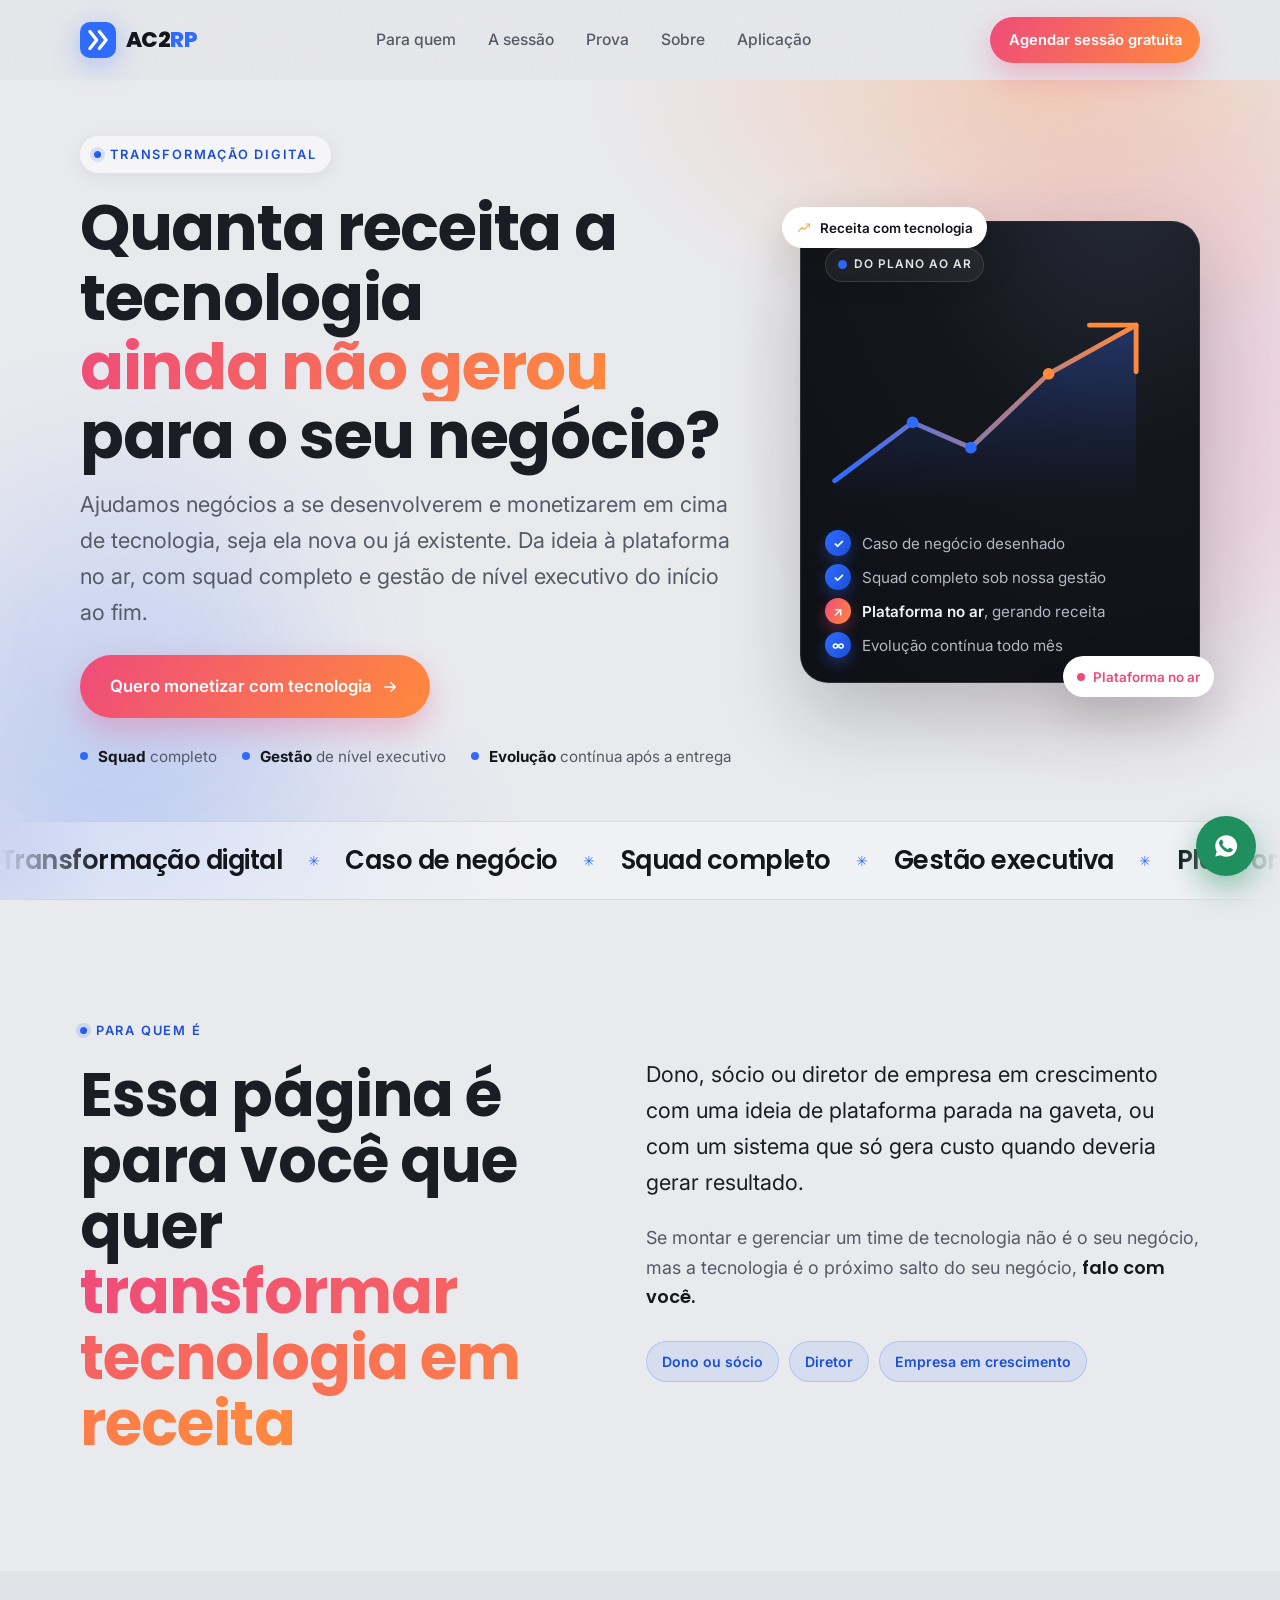
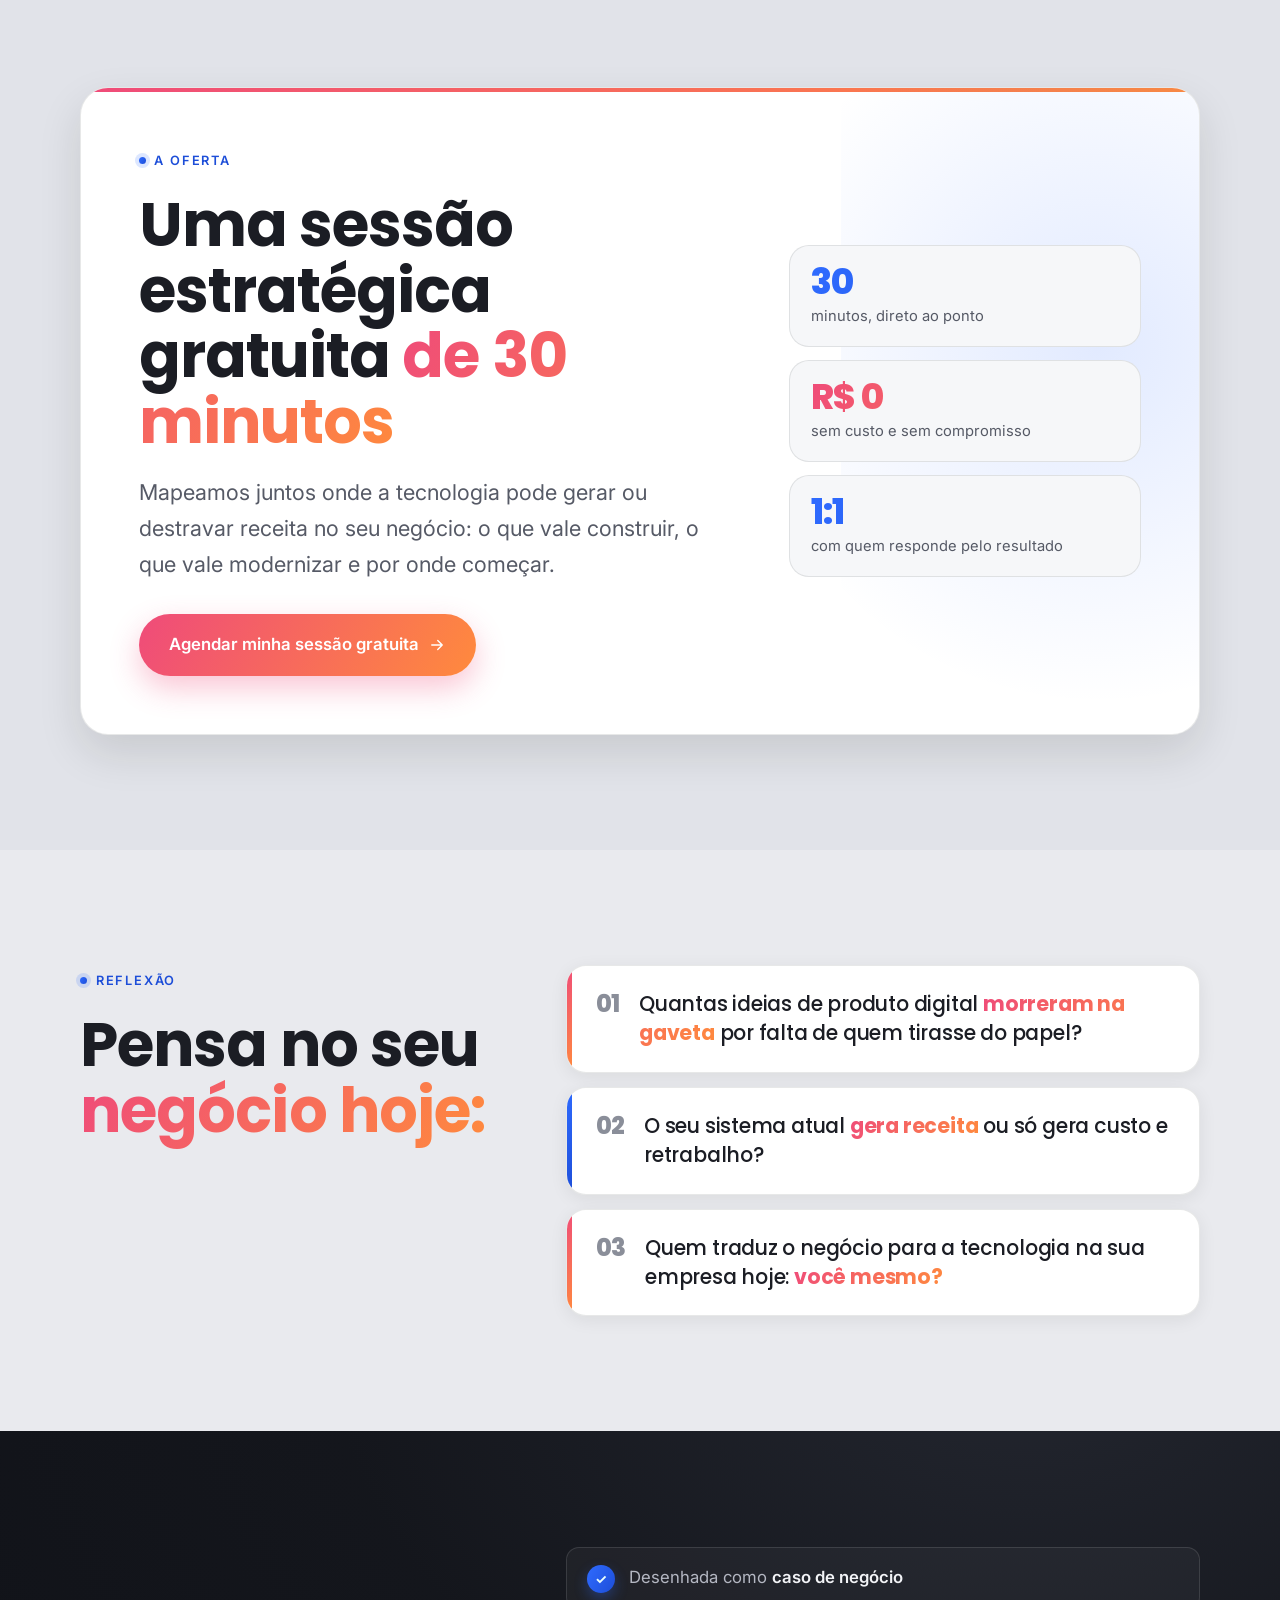
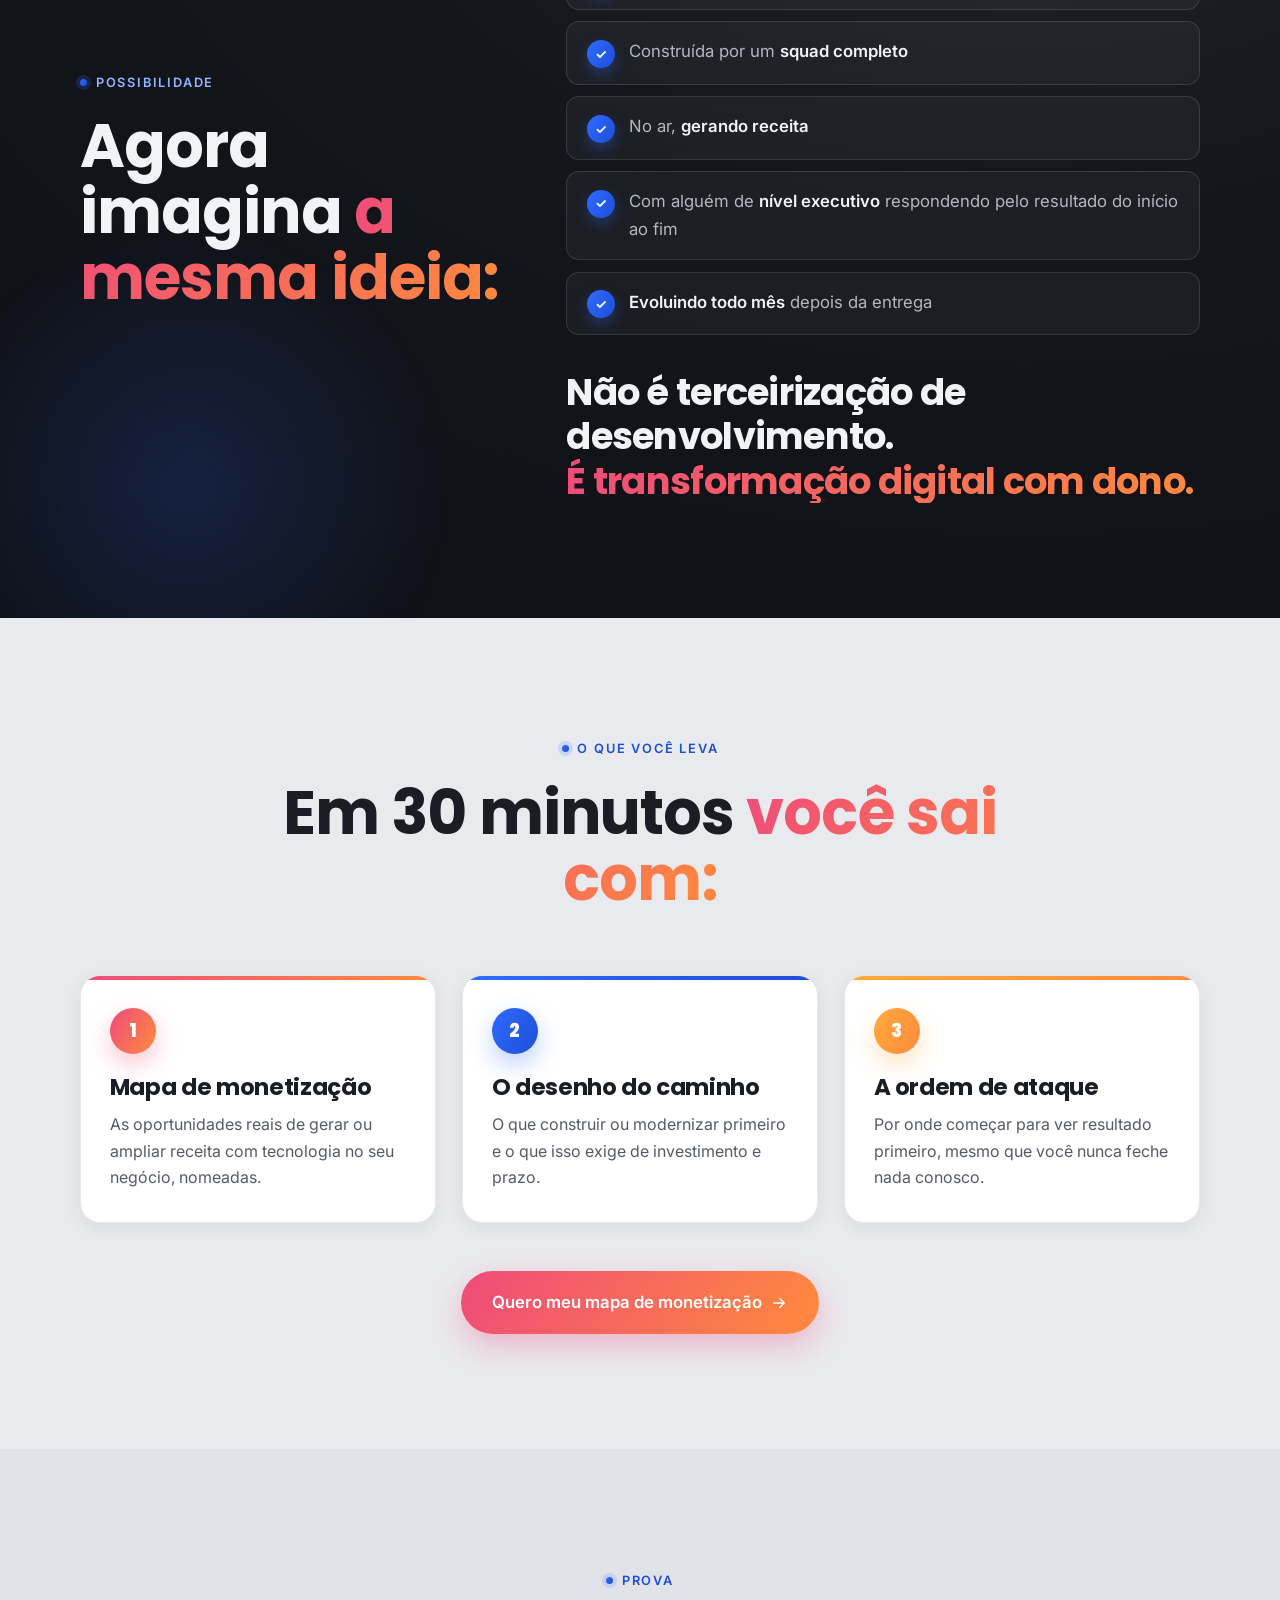
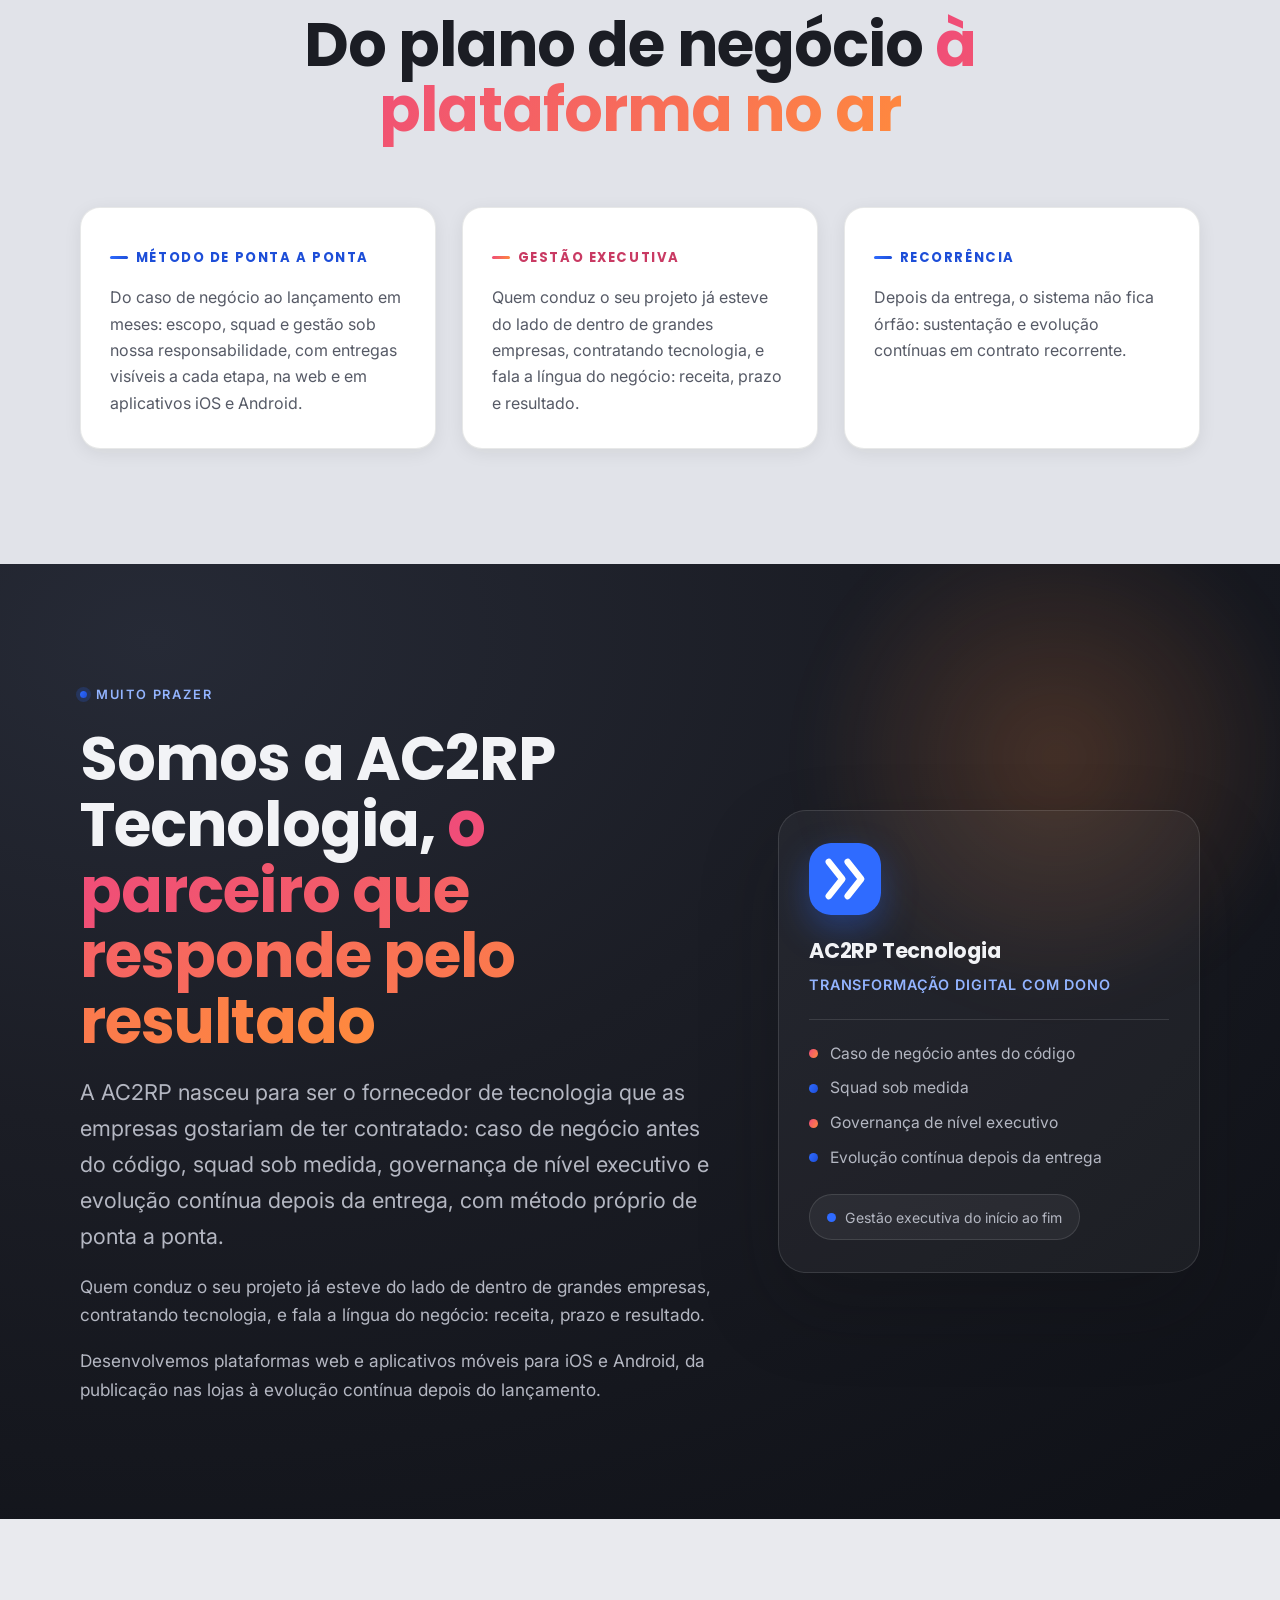
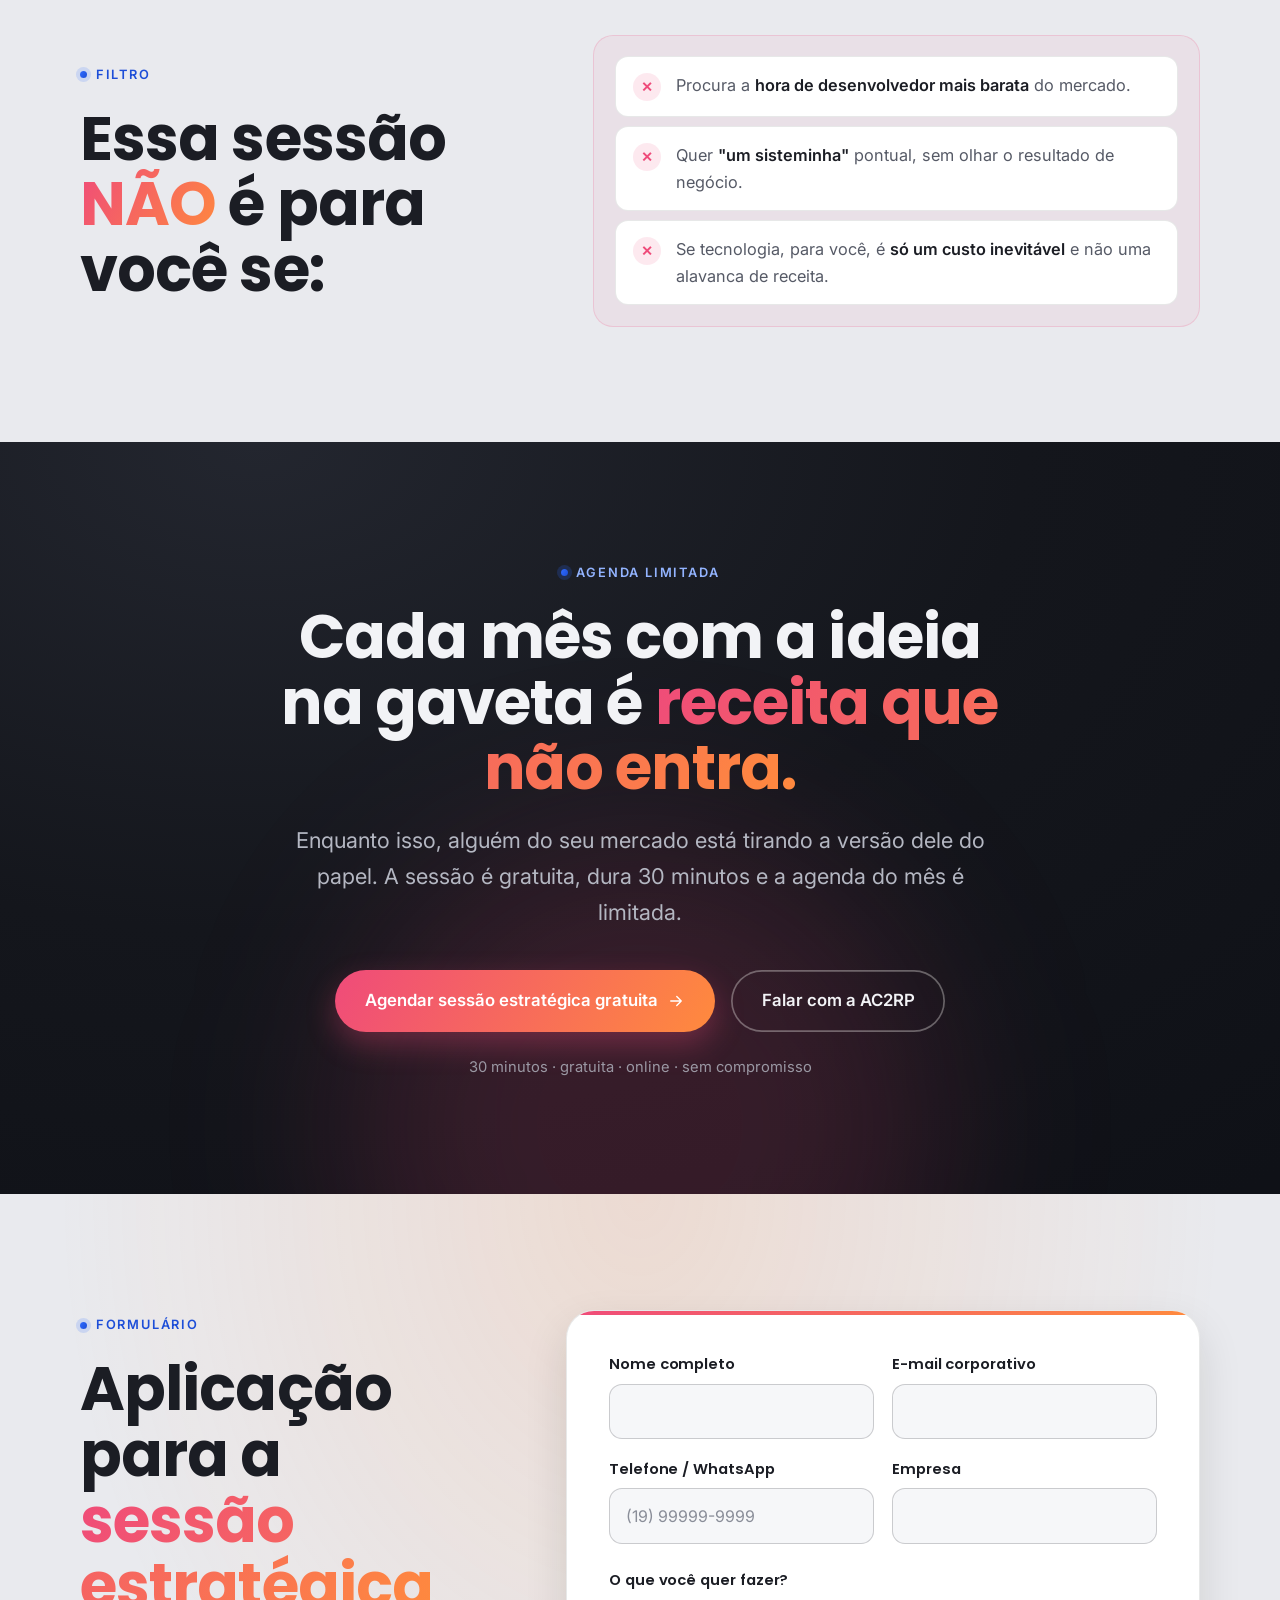
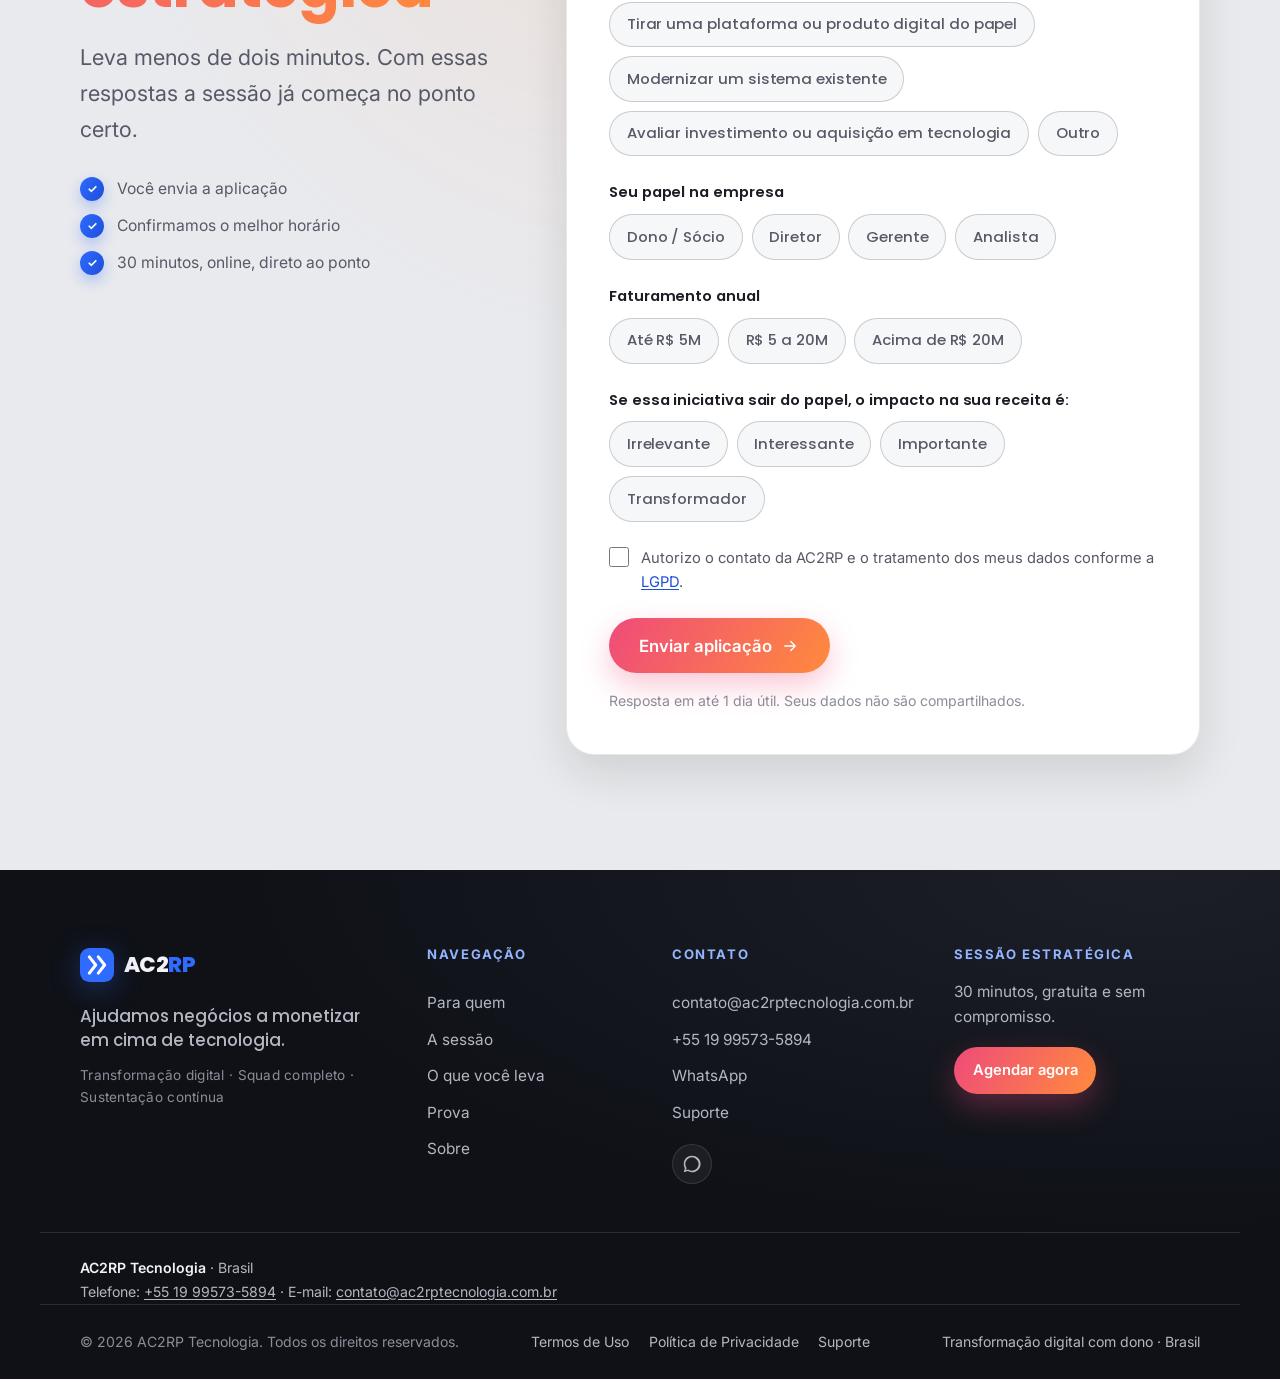
<file: index.html>
<!DOCTYPE html>
<html lang="pt-BR">
<head>
  <meta charset="UTF-8" />
  <meta name="viewport" content="width=device-width, initial-scale=1.0" />
  <meta name="theme-color" content="#e9eaee" media="(prefers-color-scheme: light)" />
  <meta name="theme-color" content="#14161c" media="(prefers-color-scheme: dark)" />

  <!-- ===================== SEO PRINCIPAL ===================== -->
  <title>AC2RP | Transformação digital com dono: monetize com tecnologia</title>
  <meta name="description" content="Ajudamos negócios a se desenvolverem e monetizarem em cima de tecnologia, nova ou já existente. Da ideia à plataforma no ar, com squad completo e gestão de nível executivo. Agende uma sessão estratégica gratuita de 30 minutos." />
  <meta name="keywords" content="AC2RP, AC2RP Tecnologia, desenvolvimento de aplicativos, aplicativo iOS, aplicativo Android, App Store, desenvolvimento de software, transformação digital, monetizar com tecnologia, plataforma digital, squad completo, gestão executiva de tecnologia, modernização de sistemas, sessão estratégica, desenvolvimento de plataforma, produto digital" />
  <meta name="author" content="AC2RP" />
  <meta name="robots" content="index, follow, max-image-preview:large, max-snippet:-1, max-video-preview:-1" />
  <meta name="googlebot" content="index, follow" />
  <link rel="canonical" href="https://ac2rptecnologia.com.br/" />

  <!-- ===================== IDIOMA / LOCAL (GEO) ===================== -->
  <meta name="language" content="Portuguese" />
  <meta http-equiv="content-language" content="pt-BR" />
  <meta name="geo.region" content="BR" />
  <meta name="geo.placename" content="Brasil" />

  <!-- ===================== OPEN GRAPH (WhatsApp / Facebook / LinkedIn) ===================== -->
  <meta property="og:type" content="website" />
  <meta property="og:site_name" content="AC2RP" />
  <meta property="og:locale" content="pt_BR" />
  <meta property="og:url" content="https://ac2rptecnologia.com.br/" />
  <meta property="og:title" content="Quanta receita a tecnologia ainda não gerou para o seu negócio?" />
  <meta property="og:description" content="Ajudamos negócios a monetizar em cima de tecnologia. Squad completo, gestão executiva e evolução contínua. Sessão estratégica gratuita de 30 minutos." />
  <meta property="og:image" content="https://ac2rptecnologia.com.br/assets/img/og-ac2rp.jpg" />
  <meta property="og:image:secure_url" content="https://ac2rptecnologia.com.br/assets/img/og-ac2rp.jpg" />
  <meta property="og:image:type" content="image/jpeg" />
  <meta property="og:image:width" content="1200" />
  <meta property="og:image:height" content="630" />
  <meta property="og:image:alt" content="AC2RP, transformação digital com dono." />

  <!-- ===================== TWITTER / X ===================== -->
  <meta name="twitter:card" content="summary_large_image" />
  <meta name="twitter:title" content="Quanta receita a tecnologia ainda não gerou para o seu negócio?" />
  <meta name="twitter:description" content="Ajudamos negócios a monetizar em cima de tecnologia. Sessão estratégica gratuita de 30 minutos." />
  <meta name="twitter:image" content="https://ac2rptecnologia.com.br/assets/img/og-ac2rp.jpg" />
  <meta name="twitter:image:alt" content="AC2RP, transformação digital com dono." />

  <!-- ===================== FAVICON / ÍCONES ===================== -->
  <link rel="icon" href="favicon.ico?v=2" sizes="any" />
  <link rel="shortcut icon" href="favicon.ico?v=2" />
  <link rel="icon" type="image/svg+xml" href="assets/img/favicon.svg?v=2" />
  <link rel="icon" type="image/png" sizes="32x32" href="assets/img/favicon-32.png?v=2" />
  <link rel="icon" type="image/png" sizes="16x16" href="assets/img/favicon-16.png?v=2" />
  <link rel="apple-touch-icon" sizes="180x180" href="assets/img/apple-touch-icon.png?v=2" />
  <link rel="manifest" href="site.webmanifest" />

  <!-- ===================== DADOS ESTRUTURADOS (Google + IA/GEO) ===================== -->
  <script type="application/ld+json">
  {
    "@context": "https://schema.org",
    "@graph": [
      {
        "@type": ["Organization", "ProfessionalService"],
        "@id": "https://ac2rptecnologia.com.br/#organization",
        "name": "AC2RP Tecnologia",
        "alternateName": "AC2RP",
        "telephone": "+55 19 99573-5894",
        "url": "https://ac2rptecnologia.com.br/",
        "logo": "https://ac2rptecnologia.com.br/assets/img/favicon-512.png",
        "image": "https://ac2rptecnologia.com.br/assets/img/og-ac2rp.jpg",
        "description": "Ajudamos negócios a se desenvolverem e monetizarem em cima de tecnologia, nova ou já existente. Da ideia à plataforma no ar, com squad completo, gestão de nível executivo e evolução contínua depois da entrega.",
        "slogan": "Transformação digital com dono.",
        "email": "contato@ac2rptecnologia.com.br",
        "inLanguage": "pt-BR",
        "areaServed": { "@type": "Country", "name": "Brasil" },
        "knowsAbout": [
          "Transformação digital",
          "Monetização com tecnologia",
          "Desenvolvimento de plataformas digitais",
          "Desenvolvimento de aplicativos móveis para iOS e Android",
          "Publicação e manutenção de apps na App Store e no Google Play",
          "Modernização de sistemas",
          "Gestão executiva de projetos de tecnologia",
          "Sustentação e evolução contínua de sistemas"
        ],
        "contactPoint": {
          "@type": "ContactPoint",
          "contactType": "sales",
          "email": "contato@ac2rptecnologia.com.br",
          "availableLanguage": ["Portuguese"]
        },
        "makesOffer": [
          { "@type": "Offer", "price": "0", "priceCurrency": "BRL", "itemOffered": { "@type": "Service", "name": "Sessão estratégica gratuita de 30 minutos", "description": "Mapeamos onde a tecnologia pode gerar ou destravar receita no seu negócio: o que vale construir, o que vale modernizar e por onde começar." } },
          { "@type": "Offer", "itemOffered": { "@type": "Service", "name": "Plataformas e produtos digitais do papel ao ar", "description": "Caso de negócio, squad completo e gestão executiva do início ao fim." } },
          { "@type": "Offer", "itemOffered": { "@type": "Service", "name": "Desenvolvimento de aplicativos iOS e Android", "description": "Aplicativos móveis do projeto à publicação nas lojas, com evolução contínua depois do lançamento." } },
          { "@type": "Offer", "itemOffered": { "@type": "Service", "name": "Modernização de sistemas existentes", "description": "Transformar sistemas que só geram custo em sistemas que geram resultado." } },
          { "@type": "Offer", "itemOffered": { "@type": "Service", "name": "Sustentação e evolução contínua", "description": "Depois da entrega, o sistema não fica órfão: evolução mensal em contrato recorrente." } }
        ]
      },
      {
        "@type": "WebSite",
        "@id": "https://ac2rptecnologia.com.br/#website",
        "url": "https://ac2rptecnologia.com.br/",
        "name": "AC2RP",
        "description": "Transformação digital com dono. Ajudamos negócios a monetizar em cima de tecnologia.",
        "inLanguage": "pt-BR",
        "publisher": { "@id": "https://ac2rptecnologia.com.br/#organization" }
      },
      {
        "@type": "FAQPage",
        "@id": "https://ac2rptecnologia.com.br/#faq",
        "mainEntity": [
          {
            "@type": "Question",
            "name": "O que a AC2RP faz?",
            "acceptedAnswer": { "@type": "Answer", "text": "A AC2RP Tecnologia desenvolve plataformas web e aplicativos móveis para iOS e Android, e ajuda negócios a monetizar em cima de tecnologia. Desenhamos o caso de negócio, montamos o squad, entregamos o produto funcionando, publicamos nas lojas e seguimos evoluindo o sistema em contrato recorrente." }
          },
          {
            "@type": "Question",
            "name": "O que é a sessão estratégica gratuita?",
            "acceptedAnswer": { "@type": "Answer", "text": "É uma conversa de 30 minutos, sem custo, em que mapeamos juntos onde a tecnologia pode gerar ou destravar receita no seu negócio: o que vale construir, o que vale modernizar e por onde começar. Você sai com um mapa de monetização, o desenho do caminho e a ordem de ataque, mesmo que nunca feche nada conosco." }
          },
          {
            "@type": "Question",
            "name": "Para quem a AC2RP é indicada?",
            "acceptedAnswer": { "@type": "Answer", "text": "Para donos, sócios e diretores de empresas em crescimento com uma ideia de plataforma parada na gaveta, ou com um sistema que só gera custo quando deveria gerar resultado, e para quem não quer montar e gerenciar um time de tecnologia por conta própria." }
          },
          {
            "@type": "Question",
            "name": "A AC2RP é uma terceirização de desenvolvimento?",
            "acceptedAnswer": { "@type": "Answer", "text": "Não. É transformação digital com dono: caso de negócio antes do código, squad completo sob nossa gestão, alguém de nível executivo respondendo pelo resultado do início ao fim e evolução contínua depois da entrega." }
          },
          {
            "@type": "Question",
            "name": "O que acontece depois que a plataforma entra no ar?",
            "acceptedAnswer": { "@type": "Answer", "text": "O sistema não fica órfão. Seguimos com sustentação e evolução contínuas em contrato recorrente, entregando melhorias todo mês com base no uso real e nos resultados do negócio." }
          }
        ]
      }
    ]
  }
  </script>

  <!-- ===================== FONTES ===================== -->
  <link rel="preconnect" href="https://fonts.googleapis.com" />
  <link rel="preconnect" href="https://fonts.gstatic.com" crossorigin />
  <link href="https://fonts.googleapis.com/css2?family=Poppins:wght@500;600;700;800&family=Inter:wght@400;500;600;700&display=swap" rel="stylesheet" />

  <link rel="stylesheet" href="assets/css/styles.css?v=2" />
</head>
<body>
  <div class="grain" aria-hidden="true"></div>

  <!-- ======================= NAV ======================= -->
  <header class="nav" id="nav">
    <div class="container nav__inner">
      <a href="#inicio" class="brand" aria-label="AC2RP, início">
        <span class="brand__mark" aria-hidden="true">
          <svg viewBox="0 0 40 40" width="36" height="36"><rect width="40" height="40" rx="11" fill="var(--brand)"/><path d="M11 10.5 L18.5 20 L11 29.5 M21.5 10.5 L29 20 L21.5 29.5" fill="none" stroke="#fff" stroke-width="3.6" stroke-linecap="round" stroke-linejoin="round"/></svg>
        </span>
        <span class="brand__text">AC2<span>RP</span></span>
      </a>

      <nav class="nav__links" aria-label="Navegação principal">
        <a href="#para-quem">Para quem</a>
        <a href="#sessao">A sessão</a>
        <a href="#prova">Prova</a>
        <a href="#fundador">Sobre</a>
        <a href="#aplicacao">Aplicação</a>
      </nav>

      <div class="nav__actions">
        <a href="#aplicacao" class="btn btn--primary btn--sm">Agendar sessão gratuita</a>
        <button class="nav__toggle" id="navToggle" aria-label="Abrir menu" aria-expanded="false">
          <span></span><span></span><span></span>
        </button>
      </div>
    </div>

    <div class="nav__mobile" id="navMobile" hidden>
      <a href="#para-quem">Para quem</a>
      <a href="#sessao">A sessão</a>
      <a href="#prova">Prova</a>
      <a href="#fundador">Sobre</a>
      <a href="#aplicacao">Aplicação</a>
      <a href="#aplicacao" class="btn btn--primary">Agendar sessão gratuita</a>
    </div>
  </header>

  <main>
    <!-- ======================= 1. HERO ======================= -->
    <section class="hero" id="inicio">
      <div class="hero__glow hero__glow--warm" aria-hidden="true"></div>
      <div class="hero__glow hero__glow--brand" aria-hidden="true"></div>

      <div class="container hero__inner">
        <div class="hero__lead">
          <span class="eyebrow reveal">
            <span class="eyebrow__dot"></span>
            Transformação digital
          </span>

          <h1 class="hero__title reveal" data-reveal-delay="1">
            Quanta receita a tecnologia
            <span class="text-accent">ainda não gerou</span>
            para o seu negócio?
          </h1>

          <p class="hero__subtitle reveal" data-reveal-delay="2">
            Ajudamos negócios a se desenvolverem e monetizarem em cima de
            tecnologia, seja ela nova ou já existente. Da ideia à plataforma
            no ar, com squad completo e gestão de nível executivo do início ao fim.
          </p>

          <div class="hero__cta reveal" data-reveal-delay="3">
            <a href="#aplicacao" class="btn btn--primary btn--lg">
              Quero monetizar com tecnologia
              <svg viewBox="0 0 24 24" width="18" height="18" fill="none" aria-hidden="true"><path d="M5 12h14M13 6l6 6-6 6" stroke="currentColor" stroke-width="1.8" stroke-linecap="round" stroke-linejoin="round"/></svg>
            </a>
          </div>

          <ul class="hero__badges reveal" data-reveal-delay="4">
            <li><strong>Squad</strong> completo</li>
            <li><strong>Gestão</strong> de nível executivo</li>
            <li><strong>Evolução</strong> contínua após a entrega</li>
          </ul>
        </div>

        <!-- Painel visual: do plano de negócio à plataforma no ar -->
        <div class="hero__stage reveal" data-reveal-delay="2" id="panorama">
          <div class="hero__panel" role="img" aria-label="Do caso de negócio à plataforma no ar, gerando receita">
            <span class="hero__panel-tag"><span class="dot dot--live"></span> Do plano ao ar</span>
            <svg class="hero__chart" viewBox="0 0 360 220" fill="none" aria-hidden="true">
              <defs>
                <linearGradient id="hg" x1="0" y1="0" x2="1" y2="0"><stop offset="0" stop-color="#2f6bff"/><stop offset="1" stop-color="#ff8a3d"/></linearGradient>
                <linearGradient id="hf" x1="0" y1="0" x2="0" y2="1"><stop offset="0" stop-color="#2f6bff" stop-opacity=".28"/><stop offset="1" stop-color="#2f6bff" stop-opacity="0"/></linearGradient>
              </defs>
              <path d="M10 190 L90 130 L150 156 L230 80 L320 30 L320 210 L10 210 Z" fill="url(#hf)"/>
              <path d="M10 190 L90 130 L150 156 L230 80 L320 30" stroke="url(#hg)" stroke-width="5" stroke-linecap="round" stroke-linejoin="round"/>
              <path d="M272 30 H320 V78" stroke="#ff8a3d" stroke-width="5" stroke-linecap="round" stroke-linejoin="round"/>
              <circle cx="90" cy="130" r="6" fill="#2f6bff"/><circle cx="150" cy="156" r="6" fill="#2f6bff"/><circle cx="230" cy="80" r="6" fill="#ff8a3d"/>
            </svg>
            <ul class="hero__milestones">
              <li><span class="check">✓</span><span>Caso de negócio desenhado</span></li>
              <li><span class="check">✓</span><span>Squad completo sob nossa gestão</span></li>
              <li><span class="check check--live">↗</span><span><strong>Plataforma no ar</strong>, gerando receita</span></li>
              <li><span class="check">∞</span><span>Evolução contínua todo mês</span></li>
            </ul>
          </div>
          <div class="hero__chip hero__chip--1">
            <svg viewBox="0 0 24 24" width="16" height="16" fill="none" aria-hidden="true"><path d="M4 17l5-6 4 3 7-8" stroke="currentColor" stroke-width="1.6" stroke-linecap="round" stroke-linejoin="round"/><path d="M15 6h5v5" stroke="currentColor" stroke-width="1.6" stroke-linecap="round" stroke-linejoin="round"/></svg>
            Receita com tecnologia
          </div>
          <div class="hero__chip hero__chip--2"><span class="pulse"></span> Plataforma no ar</div>
        </div>
      </div>

      <!-- Marquee / ticker -->
      <div class="marquee" aria-hidden="true">
        <div class="marquee__track">
          <span>Transformação digital</span><i>✳</i><span>Caso de negócio</span><i>✳</i><span>Squad completo</span><i>✳</i><span>Gestão executiva</span><i>✳</i><span>Plataformas no ar</span><i>✳</i><span>Modernização de sistemas</span><i>✳</i><span>Sustentação contínua</span><i>✳</i><span>Aplicativos iOS e Android</span><i>✳</i><span>Automação e integrações</span><i>✳</i>
          <span>Transformação digital</span><i>✳</i><span>Caso de negócio</span><i>✳</i><span>Squad completo</span><i>✳</i><span>Gestão executiva</span><i>✳</i><span>Plataformas no ar</span><i>✳</i><span>Modernização de sistemas</span><i>✳</i><span>Sustentação contínua</span><i>✳</i><span>Aplicativos iOS e Android</span><i>✳</i><span>Automação e integrações</span><i>✳</i>
        </div>
      </div>
    </section>

    <!-- ======================= 2. PERSONA NOMEADA ======================= -->
    <section class="section section--persona" id="para-quem">
      <div class="container persona">
        <div class="persona__aside reveal">
          <span class="eyebrow"><span class="eyebrow__dot"></span> Para quem é</span>
          <h2 class="section__title">
            Essa página é para você que quer
            <span class="text-accent">transformar tecnologia em receita</span>
          </h2>
        </div>

        <div class="persona__body reveal" data-reveal-delay="2">
          <p class="lead">
            Dono, sócio ou diretor de empresa em crescimento com uma ideia de
            plataforma parada na gaveta, ou com um sistema que só gera custo
            quando deveria gerar resultado.
          </p>
          <p class="persona__close">
            Se montar e gerenciar um time de tecnologia não é o seu negócio,
            mas a tecnologia é o próximo salto do seu negócio,
            <strong>falo com você.</strong>
          </p>
          <ul class="persona__tags">
            <li>Dono ou sócio</li>
            <li>Diretor</li>
            <li>Empresa em crescimento</li>
          </ul>
        </div>
      </div>
    </section>

    <!-- ======================= 3. PROMESSA DA SESSÃO ======================= -->
    <section class="section section--promise" id="sessao">
      <div class="container">
        <div class="promise reveal">
          <div class="promise__content">
            <span class="eyebrow"><span class="eyebrow__dot"></span> A oferta</span>
            <h2 class="section__title">
              Uma sessão estratégica gratuita
              <span class="text-accent">de 30 minutos</span>
            </h2>
            <p class="section__text">
              Mapeamos juntos onde a tecnologia pode gerar ou destravar receita
              no seu negócio: o que vale construir, o que vale modernizar e por
              onde começar.
            </p>
            <div class="promise__cta">
              <a href="#aplicacao" class="btn btn--primary btn--lg">
                Agendar minha sessão gratuita
                <svg viewBox="0 0 24 24" width="18" height="18" fill="none" aria-hidden="true"><path d="M5 12h14M13 6l6 6-6 6" stroke="currentColor" stroke-width="1.8" stroke-linecap="round" stroke-linejoin="round"/></svg>
              </a>
            </div>
          </div>
          <ul class="promise__meta" aria-label="Detalhes da sessão">
            <li>
              <span class="promise__meta-num">30</span>
              <span class="promise__meta-label">minutos, direto ao ponto</span>
            </li>
            <li>
              <span class="promise__meta-num">R$ 0</span>
              <span class="promise__meta-label">sem custo e sem compromisso</span>
            </li>
            <li>
              <span class="promise__meta-num">1:1</span>
              <span class="promise__meta-label">com quem responde pelo resultado</span>
            </li>
          </ul>
        </div>
      </div>
    </section>

    <!-- ======================= 4. REFLEXÃO ======================= -->
    <section class="section section--reflect" id="reflexao">
      <div class="container reflect">
        <div class="reflect__head reveal">
          <span class="eyebrow"><span class="eyebrow__dot"></span> Reflexão</span>
          <h2 class="section__title">Pensa no seu <span class="text-accent">negócio hoje:</span></h2>
        </div>

        <ol class="reflect__list">
          <li class="reflect__item reveal" data-reveal-delay="1">
            <span class="reflect__num">01</span>
            <p>Quantas ideias de produto digital <strong>morreram na gaveta</strong> por falta de quem tirasse do papel?</p>
          </li>
          <li class="reflect__item reveal" data-reveal-delay="2">
            <span class="reflect__num">02</span>
            <p>O seu sistema atual <strong>gera receita</strong> ou só gera custo e retrabalho?</p>
          </li>
          <li class="reflect__item reveal" data-reveal-delay="3">
            <span class="reflect__num">03</span>
            <p>Quem traduz o negócio para a tecnologia na sua empresa hoje: <strong>você mesmo?</strong></p>
          </li>
        </ol>
      </div>
    </section>

    <!-- ======================= 5. POSSIBILIDADE (DARK) ======================= -->
    <section class="section section--vision" id="possibilidade">
      <div class="vision__glow" aria-hidden="true"></div>
      <div class="container vision">
        <div class="vision__head reveal">
          <span class="eyebrow eyebrow--dark"><span class="eyebrow__dot"></span> Possibilidade</span>
          <h2 class="section__title">Agora imagina <span class="text-accent">a mesma ideia:</span></h2>
        </div>

        <div class="vision__body reveal" data-reveal-delay="2">
          <ul class="vision__steps">
            <li><span class="check">✓</span><span>Desenhada como <strong>caso de negócio</strong></span></li>
            <li><span class="check">✓</span><span>Construída por um <strong>squad completo</strong></span></li>
            <li><span class="check">✓</span><span>No ar, <strong>gerando receita</strong></span></li>
            <li><span class="check">✓</span><span>Com alguém de <strong>nível executivo</strong> respondendo pelo resultado do início ao fim</span></li>
            <li><span class="check">✓</span><span><strong>Evoluindo todo mês</strong> depois da entrega</span></li>
          </ul>
          <p class="vision__statement">
            Não é terceirização de desenvolvimento.
            <span class="text-accent">É transformação digital com dono.</span>
          </p>
        </div>
      </div>
    </section>

    <!-- ======================= 6. O QUE GANHA NA SESSÃO ======================= -->
    <section class="section section--gains" id="ganhos">
      <div class="container">
        <div class="section__head reveal">
          <span class="eyebrow"><span class="eyebrow__dot"></span> O que você leva</span>
          <h2 class="section__title">Em 30 minutos <span class="text-accent">você sai com:</span></h2>
        </div>

        <div class="gains">
          <article class="gain reveal" data-reveal-delay="1">
            <span class="gain__num">1</span>
            <h3>Mapa de monetização</h3>
            <p>As oportunidades reais de gerar ou ampliar receita com tecnologia no seu negócio, nomeadas.</p>
          </article>
          <article class="gain reveal" data-reveal-delay="2">
            <span class="gain__num">2</span>
            <h3>O desenho do caminho</h3>
            <p>O que construir ou modernizar primeiro e o que isso exige de investimento e prazo.</p>
          </article>
          <article class="gain reveal" data-reveal-delay="3">
            <span class="gain__num">3</span>
            <h3>A ordem de ataque</h3>
            <p>Por onde começar para ver resultado primeiro, mesmo que você nunca feche nada conosco.</p>
          </article>
        </div>

        <div class="gains__cta reveal" data-reveal-delay="3">
          <a href="#aplicacao" class="btn btn--primary btn--lg">
            Quero meu mapa de monetização
            <svg viewBox="0 0 24 24" width="18" height="18" fill="none" aria-hidden="true"><path d="M5 12h14M13 6l6 6-6 6" stroke="currentColor" stroke-width="1.8" stroke-linecap="round" stroke-linejoin="round"/></svg>
          </a>
        </div>
      </div>
    </section>

    <!-- ======================= 7. PROVA ======================= -->
    <section class="section section--proof" id="prova">
      <div class="container">
        <div class="section__head reveal">
          <span class="eyebrow"><span class="eyebrow__dot"></span> Prova</span>
          <h2 class="section__title">Do plano de negócio <span class="text-accent">à plataforma no ar</span></h2>
        </div>

        <div class="proofs">
          <article class="proof reveal" data-reveal-delay="1">
            <span class="proof__label">Método de ponta a ponta</span>
            <p>Do caso de negócio ao lançamento em meses: escopo, squad e gestão sob nossa responsabilidade, com entregas visíveis a cada etapa, na web e em aplicativos iOS e Android.</p>
          </article>
          <article class="proof reveal" data-reveal-delay="2">
            <span class="proof__label">Gestão executiva</span>
            <p>Quem conduz o seu projeto já esteve do lado de dentro de grandes empresas, contratando tecnologia, e fala a língua do negócio: receita, prazo e resultado.</p>
          </article>
          <article class="proof reveal" data-reveal-delay="3">
            <span class="proof__label">Recorrência</span>
            <p>Depois da entrega, o sistema não fica órfão: sustentação e evolução contínuas em contrato recorrente.</p>
          </article>
        </div>

        <!--
          [validar] Case ou depoimento de cliente da AC2RP. Quando autorizado, inserir aqui um
          bloco <figure class="testimonial"> com a citação, nome, cargo e empresa.
        -->
      </div>
    </section>

    <!-- ======================= 8. MUITO PRAZER (DARK) ======================= -->
    <section class="section section--founder" id="fundador">
      <div class="founder__glow" aria-hidden="true"></div>
      <div class="container founder">
        <div class="founder__content reveal">
          <span class="eyebrow eyebrow--dark"><span class="eyebrow__dot"></span> Muito prazer</span>
          <h2 class="section__title">Somos a AC2RP Tecnologia, <span class="text-accent">o parceiro que responde pelo resultado</span></h2>
          <p class="founder__text">
            A AC2RP nasceu para ser o fornecedor de tecnologia que as empresas
            gostariam de ter contratado: caso de negócio antes do código, squad
            sob medida, governança de nível executivo e evolução contínua depois
            da entrega, com método próprio de ponta a ponta.
          </p>
          <p class="founder__text">
            Quem conduz o seu projeto já esteve do lado de dentro de grandes
            empresas, contratando tecnologia, e fala a língua do negócio:
            receita, prazo e resultado.
          </p>
          <p class="founder__text">
            Desenvolvemos plataformas web e aplicativos móveis para iOS e
            Android, da publicação nas lojas à evolução contínua depois do
            lançamento.
          </p>
        </div>

        <aside class="founder__aside reveal" data-reveal-delay="2">
          <div class="founder__card">
            <span class="founder__mono" aria-hidden="true">
              <svg viewBox="0 0 40 40" width="72" height="72"><rect width="40" height="40" rx="11" fill="var(--brand)"/><path d="M11 10.5 L18.5 20 L11 29.5 M21.5 10.5 L29 20 L21.5 29.5" fill="none" stroke="#fff" stroke-width="3.6" stroke-linecap="round" stroke-linejoin="round"/></svg>
            </span>
            <span class="founder__name">AC2RP Tecnologia</span>
            <span class="founder__role">Transformação digital com dono</span>
            <ul class="founder__pillars">
              <li>Caso de negócio antes do código</li>
              <li>Squad sob medida</li>
              <li>Governança de nível executivo</li>
              <li>Evolução contínua depois da entrega</li>
            </ul>
            <span class="founder__advisor">
              <span class="dot dot--live"></span>
              Gestão executiva do início ao fim
            </span>
          </div>
        </aside>
      </div>
    </section>

    <!-- ======================= 9. FILTRO NEGATIVO ======================= -->
    <section class="section section--filter" id="filtro">
      <div class="container filter">
        <div class="filter__head reveal">
          <span class="eyebrow"><span class="eyebrow__dot"></span> Filtro</span>
          <h2 class="section__title">Essa sessão <span class="text-accent">NÃO</span> é para você se:</h2>
        </div>

        <ul class="filter__list reveal" data-reveal-delay="2">
          <li><span class="filter__x">✕</span><span>Procura a <strong>hora de desenvolvedor mais barata</strong> do mercado.</span></li>
          <li><span class="filter__x">✕</span><span>Quer <strong>"um sisteminha"</strong> pontual, sem olhar o resultado de negócio.</span></li>
          <li><span class="filter__x">✕</span><span>Se tecnologia, para você, é <strong>só um custo inevitável</strong> e não uma alavanca de receita.</span></li>
        </ul>
      </div>
    </section>

    <!-- ======================= 10. REFORÇO + CTA (DARK) ======================= -->
    <section class="section section--cta" id="contato">
      <div class="cta__glow" aria-hidden="true"></div>
      <div class="container cta reveal">
        <span class="eyebrow eyebrow--dark"><span class="eyebrow__dot"></span> Agenda limitada</span>
        <h2 class="cta__title">Cada mês com a ideia na gaveta é <span class="text-accent">receita que não entra.</span></h2>
        <p class="cta__text">
          Enquanto isso, alguém do seu mercado está tirando a versão dele do
          papel. A sessão é gratuita, dura 30 minutos e a agenda do mês é limitada.
        </p>
        <div class="cta__actions">
          <a href="#aplicacao" class="btn btn--primary btn--lg">
            Agendar sessão estratégica gratuita
            <svg viewBox="0 0 24 24" width="18" height="18" fill="none" aria-hidden="true"><path d="M5 12h14M13 6l6 6-6 6" stroke="currentColor" stroke-width="1.8" stroke-linecap="round" stroke-linejoin="round"/></svg>
          </a>
          <a href="https://wa.me/5519995735894?text=Ol%C3%A1%2C%20quero%20falar%20com%20a%20AC2RP%20sobre%20monetizar%20com%20tecnologia"
             class="btn btn--outline-dark btn--lg" target="_blank" rel="noopener">
            Falar com a AC2RP
          </a>
        </div>
        <p class="cta__reassure">30 minutos · gratuita · online · sem compromisso</p>
      </div>
    </section>

    <!-- ======================= FORMULÁRIO: APLICAÇÃO ======================= -->
    <section class="section section--apply" id="aplicacao">
      <div class="container apply">
        <div class="apply__head reveal">
          <span class="eyebrow"><span class="eyebrow__dot"></span> Formulário</span>
          <h2 class="section__title">Aplicação para a <span class="text-accent">sessão estratégica</span></h2>
          <p class="section__text">
            Leva menos de dois minutos. Com essas respostas a sessão já começa
            no ponto certo.
          </p>
          <ul class="apply__steps">
            <li><span class="check">✓</span> Você envia a aplicação</li>
            <li><span class="check">✓</span> Confirmamos o melhor horário</li>
            <li><span class="check">✓</span> 30 minutos, online, direto ao ponto</li>
          </ul>
        </div>

        <form class="apply-form reveal" id="applyForm" data-reveal-delay="2" novalidate>
          <div class="field-grid">
            <div class="field">
              <label for="nome">Nome completo</label>
              <input type="text" id="nome" name="nome" autocomplete="name" required />
            </div>
            <div class="field">
              <label for="email">E-mail corporativo</label>
              <input type="email" id="email" name="email" autocomplete="email" inputmode="email" required />
            </div>
            <div class="field">
              <label for="telefone">Telefone / WhatsApp</label>
              <input type="tel" id="telefone" name="telefone" autocomplete="tel" inputmode="tel" placeholder="(19) 99999-9999" required />
            </div>
            <div class="field">
              <label for="empresa">Empresa</label>
              <input type="text" id="empresa" name="empresa" autocomplete="organization" required />
            </div>
          </div>

          <fieldset class="field field--group">
            <legend>O que você quer fazer?</legend>
            <div class="pills">
              <label class="pill"><input type="radio" name="objetivo" value="Tirar uma plataforma ou produto digital do papel" required /><span>Tirar uma plataforma ou produto digital do papel</span></label>
              <label class="pill"><input type="radio" name="objetivo" value="Modernizar um sistema existente" /><span>Modernizar um sistema existente</span></label>
              <label class="pill"><input type="radio" name="objetivo" value="Avaliar investimento ou aquisição em tecnologia" /><span>Avaliar investimento ou aquisição em tecnologia</span></label>
              <label class="pill"><input type="radio" name="objetivo" value="Outro" /><span>Outro</span></label>
            </div>
          </fieldset>

          <fieldset class="field field--group">
            <legend>Seu papel na empresa</legend>
            <div class="pills">
              <label class="pill"><input type="radio" name="papel" value="Dono / Sócio" required /><span>Dono / Sócio</span></label>
              <label class="pill"><input type="radio" name="papel" value="Diretor" /><span>Diretor</span></label>
              <label class="pill"><input type="radio" name="papel" value="Gerente" /><span>Gerente</span></label>
              <label class="pill"><input type="radio" name="papel" value="Analista" /><span>Analista</span></label>
            </div>
          </fieldset>

          <fieldset class="field field--group">
            <legend>Faturamento anual</legend>
            <div class="pills">
              <label class="pill"><input type="radio" name="faturamento" value="Até R$ 5M" required /><span>Até R$ 5M</span></label>
              <label class="pill"><input type="radio" name="faturamento" value="R$ 5 a 20M" /><span>R$ 5 a 20M</span></label>
              <label class="pill"><input type="radio" name="faturamento" value="Acima de R$ 20M" /><span>Acima de R$ 20M</span></label>
            </div>
          </fieldset>

          <fieldset class="field field--group">
            <legend>Se essa iniciativa sair do papel, o impacto na sua receita é:</legend>
            <div class="pills">
              <label class="pill"><input type="radio" name="impacto" value="Irrelevante" required /><span>Irrelevante</span></label>
              <label class="pill"><input type="radio" name="impacto" value="Interessante" /><span>Interessante</span></label>
              <label class="pill"><input type="radio" name="impacto" value="Importante" /><span>Importante</span></label>
              <label class="pill"><input type="radio" name="impacto" value="Transformador" /><span>Transformador</span></label>
            </div>
          </fieldset>

          <label class="consent">
            <input type="checkbox" name="lgpd" value="sim" required />
            <span>Autorizo o contato da AC2RP e o tratamento dos meus dados conforme a <a href="/politica-de-privacidade" target="_blank" rel="noopener">LGPD</a>.</span>
          </label>

          <!-- honeypot anti-spam -->
          <div class="hp" aria-hidden="true"><label>Não preencha<input type="text" name="website" tabindex="-1" autocomplete="off" /></label></div>

          <p class="form__error" id="formError" role="alert" hidden>Preencha todos os campos obrigatórios para enviar a aplicação.</p>

          <div class="apply-form__actions">
            <button type="submit" class="btn btn--primary btn--lg" id="applySubmit">
              Enviar aplicação
              <svg viewBox="0 0 24 24" width="18" height="18" fill="none" aria-hidden="true"><path d="M5 12h14M13 6l6 6-6 6" stroke="currentColor" stroke-width="1.8" stroke-linecap="round" stroke-linejoin="round"/></svg>
            </button>
            <p class="apply-form__note">Resposta em até 1 dia útil. Seus dados não são compartilhados.</p>
          </div>
        </form>

        <div class="apply-success reveal" id="applySuccess" hidden>
          <span class="apply-success__icon" aria-hidden="true">✓</span>
          <h3>Aplicação recebida</h3>
          <p id="applySuccessText">Obrigado! Vamos analisar suas respostas e confirmar o melhor horário para a sessão.</p>
          <div class="apply-success__actions">
            <a href="#" class="btn btn--whats" id="applyWhats" target="_blank" rel="noopener" hidden>
              <svg viewBox="0 0 24 24" width="20" height="20" fill="currentColor" aria-hidden="true"><path d="M12 2a10 10 0 0 0-8.6 15l-1.3 4.8 4.9-1.3A10 10 0 1 0 12 2Zm5.7 14.3c-.2.7-1.4 1.3-2 1.4-.5.1-1.2.1-1.9-.1-.4-.1-1-.3-1.8-.6-3-1.3-5-4.4-5.1-4.6-.2-.2-1.3-1.7-1.3-3.2 0-1.5.8-2.3 1-2.6.3-.3.6-.4.8-.4h.6c.2 0 .4 0 .6.5l.9 2c.1.2.1.4 0 .5l-.4.6-.3.3c-.2.2-.3.4-.1.7.2.3.9 1.5 2 2.4 1.4 1.2 2.4 1.5 2.7 1.7.3.1.5.1.7-.1l.8-1c.2-.3.4-.2.7-.1l2 .9c.3.2.5.2.6.4.1.1.1.7-.1 1.4Z"/></svg>
              Enviar pelo WhatsApp
            </a>
            <a href="#" class="btn btn--ghost" id="applyMail" hidden>Enviar por e-mail</a>
          </div>
        </div>
      </div>
    </section>
  </main>

  <!-- ======================= RODAPÉ ======================= -->
  <footer class="footer">
    <div class="container footer__inner">
      <div class="footer__brand">
        <a href="#inicio" class="brand brand--footer">
          <span class="brand__mark" aria-hidden="true">
            <svg viewBox="0 0 40 40" width="34" height="34"><rect width="40" height="40" rx="11" fill="var(--brand)"/><path d="M11 10.5 L18.5 20 L11 29.5 M21.5 10.5 L29 20 L21.5 29.5" fill="none" stroke="#fff" stroke-width="3.6" stroke-linecap="round" stroke-linejoin="round"/></svg>
          </span>
          <span class="brand__text">AC2<span>RP</span></span>
        </a>
        <p class="footer__tag">Ajudamos negócios a monetizar<br />em cima de tecnologia.</p>
        <p class="footer__pillars">Transformação digital · Squad completo · Sustentação contínua</p>
      </div>

      <nav class="footer__nav" aria-label="Rodapé">
        <h4>Navegação</h4>
        <a href="#para-quem">Para quem</a>
        <a href="#sessao">A sessão</a>
        <a href="#ganhos">O que você leva</a>
        <a href="#prova">Prova</a>
        <a href="#fundador">Sobre</a>
      </nav>

      <div class="footer__contact">
        <h4>Contato</h4>
        <a href="mailto:contato@ac2rptecnologia.com.br">contato@ac2rptecnologia.com.br</a>
        <a href="tel:+5519995735894">+55 19 99573-5894</a>
        <a href="https://wa.me/5519995735894" target="_blank" rel="noopener">WhatsApp</a>
        <a href="/suporte">Suporte</a>
        <div class="footer__social" aria-label="Redes sociais">
          <a href="https://wa.me/5519995735894" aria-label="WhatsApp" title="WhatsApp" target="_blank" rel="noopener">
            <svg viewBox="0 0 24 24" width="20" height="20" fill="currentColor"><path d="M12 2a10 10 0 0 0-8.6 15l-1.3 4.8 4.9-1.3A10 10 0 1 0 12 2Zm0 18a8 8 0 0 1-4.1-1.1l-.3-.2-2.9.8.8-2.8-.2-.3A8 8 0 1 1 12 20Z"/></svg>
          </a>
        </div>
      </div>

      <div class="footer__cta">
        <h4>Sessão estratégica</h4>
        <p>30 minutos, gratuita e sem compromisso.</p>
        <a href="#aplicacao" class="btn btn--primary btn--sm">Agendar agora</a>
      </div>
    </div>

    <div class="container footer__legalinfo">
      <!--
        [preencher antes da verificação da Apple] Razão social, CNPJ e endereço
        completo, exatamente como constam no cadastro D-U-N-S. Basta descomentar
        as duas linhas abaixo e substituir os valores.
        <strong>RAZÃO SOCIAL LTDA</strong> · CNPJ 00.000.000/0001-00<br />
        Endereço completo, cidade/UF, CEP, Brasil<br />
      -->
      <p class="footer__company">
        <strong>AC2RP Tecnologia</strong> · Brasil<br />
        Telefone: <a href="tel:+5519995735894">+55 19 99573-5894</a> ·
        E-mail: <a href="mailto:contato@ac2rptecnologia.com.br">contato@ac2rptecnologia.com.br</a>
      </p>
    </div>

    <div class="container footer__bottom">
      <span>© <span id="year">2026</span> AC2RP Tecnologia. Todos os direitos reservados.</span>
      <nav class="footer__legal" aria-label="Legal">
        <a href="/termos">Termos de Uso</a>
        <a href="/politica-de-privacidade">Política de Privacidade</a>
        <a href="/suporte">Suporte</a>
      </nav>
      <span class="footer__made">Transformação digital com dono · Brasil</span>
    </div>
  </footer>

  <!-- WhatsApp flutuante -->
  <a href="https://wa.me/5519995735894?text=Ol%C3%A1%2C%20quero%20falar%20com%20a%20AC2RP%20sobre%20monetizar%20com%20tecnologia"
     class="whats-float" target="_blank" rel="noopener" aria-label="Chamar no WhatsApp">
    <svg viewBox="0 0 24 24" width="26" height="26" fill="currentColor"><path d="M12 2a10 10 0 0 0-8.6 15l-1.3 4.8 4.9-1.3A10 10 0 1 0 12 2Zm5.7 14.3c-.2.7-1.4 1.3-2 1.4-.5.1-1.2.1-1.9-.1-.4-.1-1-.3-1.8-.6-3-1.3-5-4.4-5.1-4.6-.2-.2-1.3-1.7-1.3-3.2 0-1.5.8-2.3 1-2.6.3-.3.6-.4.8-.4h.6c.2 0 .4 0 .6.5l.9 2c.1.2.1.4 0 .5l-.4.6-.3.3c-.2.2-.3.4-.1.7.2.3.9 1.5 2 2.4 1.4 1.2 2.4 1.5 2.7 1.7.3.1.5.1.7-.1l.8-1c.2-.3.4-.2.7-.1l2 .9c.3.2.5.2.6.4.1.1.1.7-.1 1.4Z"/></svg>
  </a>

  <script src="assets/js/main.js?v=1"></script>
</body>
</html>
</file>
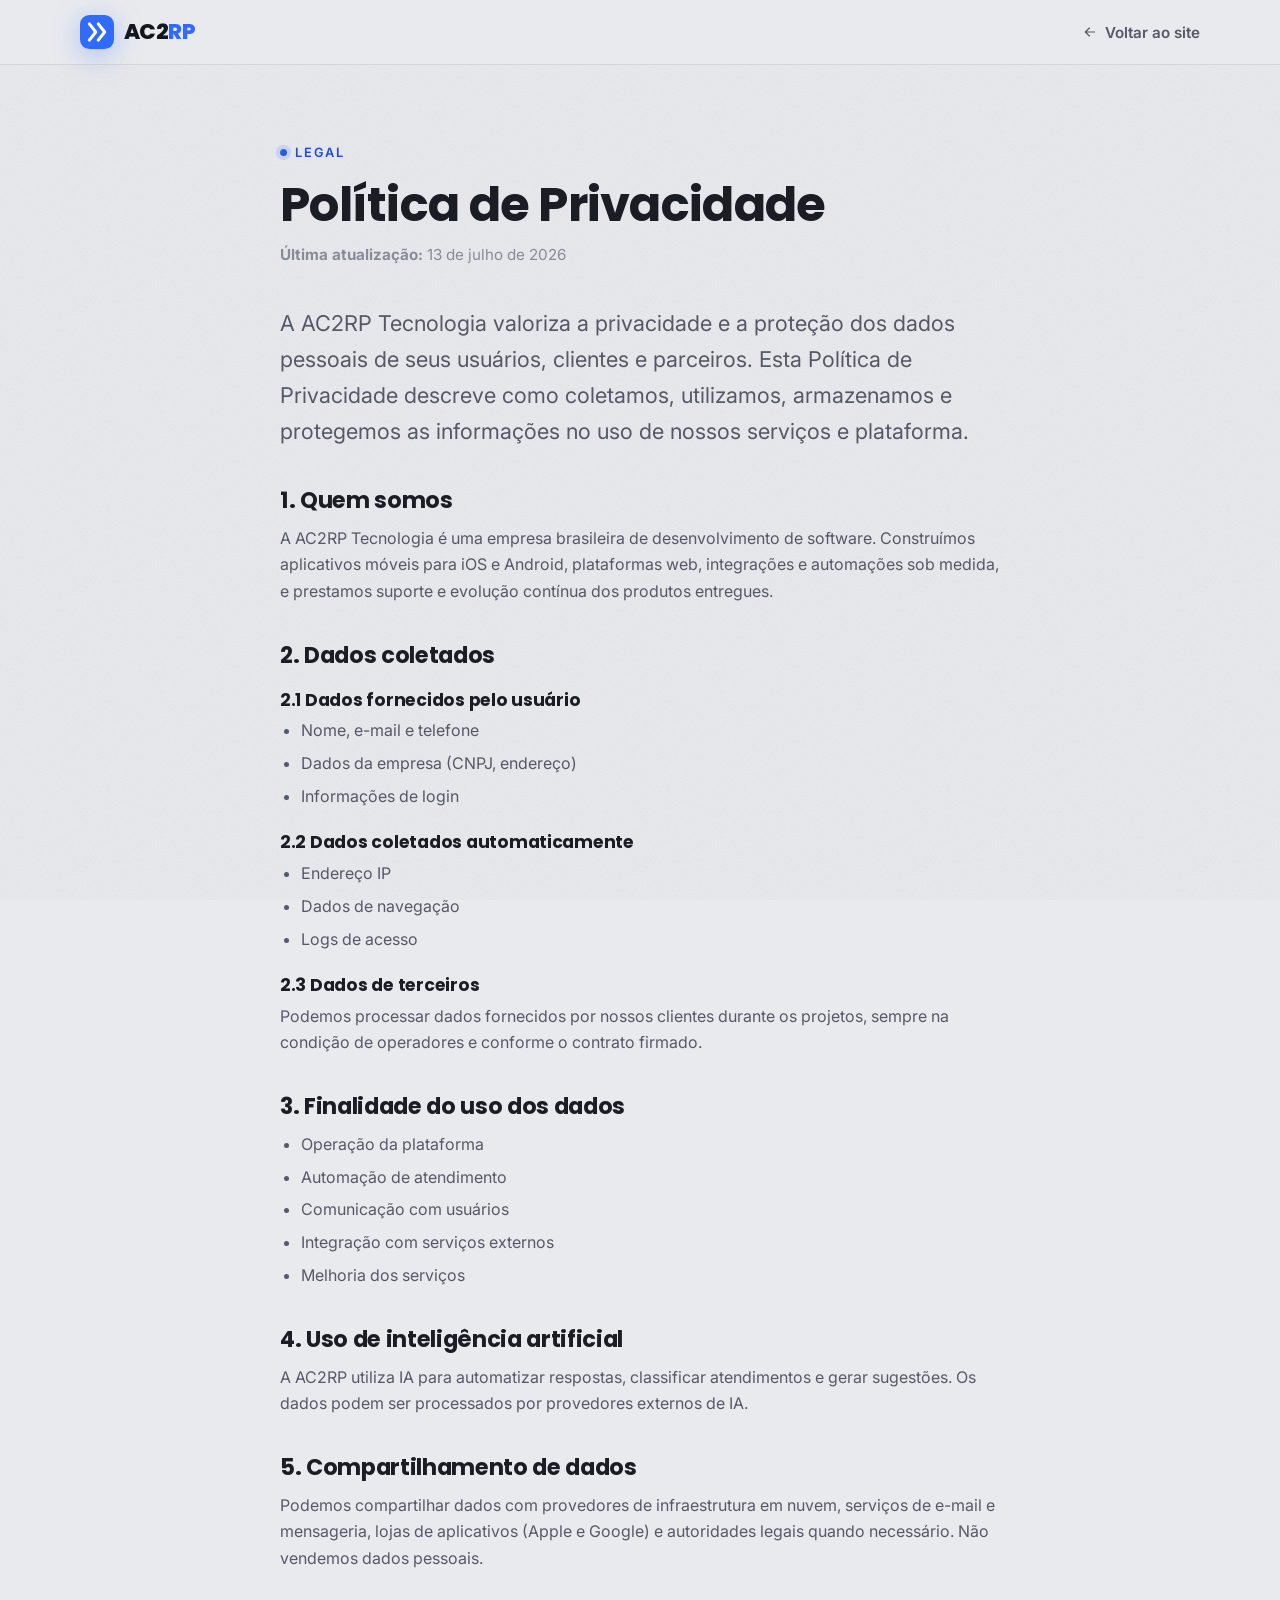
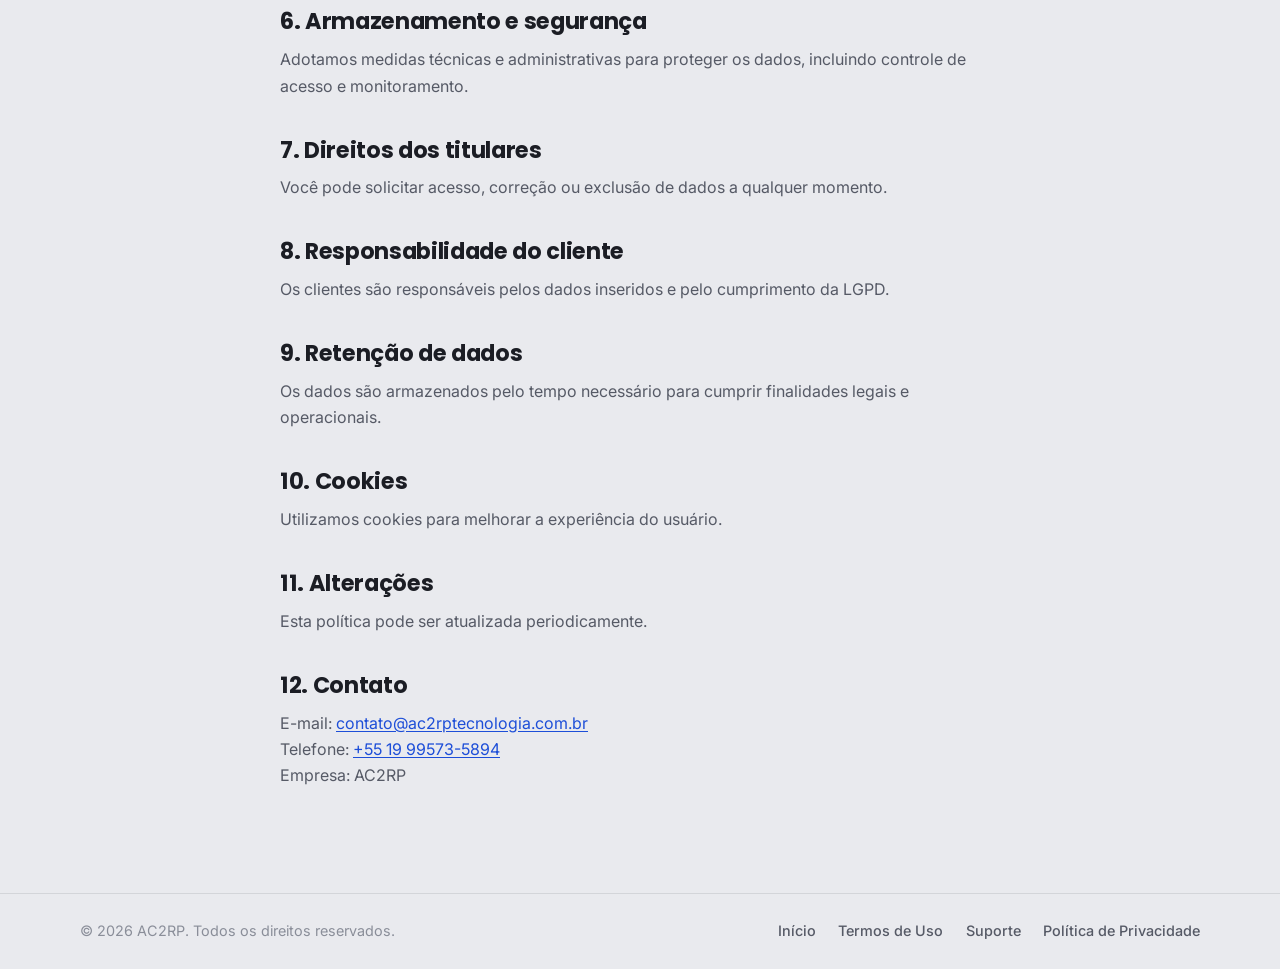
<file: politica-de-privacidade/index.html>
<!DOCTYPE html>
<html lang="pt-BR">
<head>
  <meta charset="UTF-8" />
  <meta name="viewport" content="width=device-width, initial-scale=1.0" />
  <meta name="theme-color" content="#e9eaee" media="(prefers-color-scheme: light)" />
  <meta name="theme-color" content="#14161c" media="(prefers-color-scheme: dark)" />
  <title>Política de Privacidade — AC2RP</title>
  <meta name="description" content="Política de Privacidade da AC2RP. Saiba como coletamos, utilizamos, armazenamos e protegemos seus dados." />
  <link rel="canonical" href="https://ac2rptecnologia.com.br/politica-de-privacidade" />
  <meta name="robots" content="index, follow" />

  <meta property="og:type" content="website" />
  <meta property="og:site_name" content="AC2RP" />
  <meta property="og:locale" content="pt_BR" />
  <meta property="og:url" content="https://ac2rptecnologia.com.br/politica-de-privacidade" />
  <meta property="og:title" content="Política de Privacidade — AC2RP" />
  <meta property="og:description" content="Saiba como a AC2RP trata seus dados." />

  <link rel="icon" href="/favicon.ico" sizes="any" />
  <link rel="icon" type="image/svg+xml" href="/assets/img/favicon.svg" />
  <link rel="apple-touch-icon" sizes="180x180" href="/assets/img/apple-touch-icon.png" />

  <link rel="preconnect" href="https://fonts.googleapis.com" />
  <link rel="preconnect" href="https://fonts.gstatic.com" crossorigin />
  <link href="https://fonts.googleapis.com/css2?family=Poppins:wght@500;600;700;800&family=Inter:wght@400;500;600;700&display=swap" rel="stylesheet" />
  <link rel="stylesheet" href="/assets/css/styles.css?v=2" />
</head>
<body>
  <div class="grain" aria-hidden="true"></div>

  <header class="legal-topbar">
    <div class="container legal-topbar__inner">
      <a href="/" class="brand" aria-label="AC2RP — início">
        <span class="brand__mark" aria-hidden="true">
          <svg viewBox="0 0 40 40" width="34" height="34"><rect width="40" height="40" rx="11" fill="var(--brand)"/><path d="M11 10.5 L18.5 20 L11 29.5 M21.5 10.5 L29 20 L21.5 29.5" fill="none" stroke="#fff" stroke-width="3.6" stroke-linecap="round" stroke-linejoin="round"/></svg>
        </span>
        <span class="brand__text">AC2<span>RP</span></span>
      </a>
      <a href="/" class="legal-back">
        <svg viewBox="0 0 24 24" width="16" height="16" fill="none" aria-hidden="true"><path d="M19 12H5M11 18l-6-6 6-6" stroke="currentColor" stroke-width="1.8" stroke-linecap="round" stroke-linejoin="round"/></svg>
        Voltar ao site
      </a>
    </div>
  </header>

  <main class="legal-doc">
    <span class="legal-doc__eyebrow"><span class="eyebrow__dot"></span> Legal</span>
    <h1>Política de Privacidade</h1>
    <p class="legal-updated"><strong>Última atualização:</strong> 13 de julho de 2026</p>

    <p class="legal-intro">A AC2RP Tecnologia valoriza a privacidade e a proteção dos dados pessoais de seus usuários, clientes e parceiros. Esta Política de Privacidade descreve como coletamos, utilizamos, armazenamos e protegemos as informações no uso de nossos serviços e plataforma.</p>

    <h2>1. Quem somos</h2>
    <p>A AC2RP Tecnologia é uma empresa brasileira de desenvolvimento de software. Construímos aplicativos móveis para iOS e Android, plataformas web, integrações e automações sob medida, e prestamos suporte e evolução contínua dos produtos entregues.</p>

    <h2>2. Dados coletados</h2>
    <h3>2.1 Dados fornecidos pelo usuário</h3>
    <ul>
      <li>Nome, e-mail e telefone</li>
      <li>Dados da empresa (CNPJ, endereço)</li>
      <li>Informações de login</li>
    </ul>
    <h3>2.2 Dados coletados automaticamente</h3>
    <ul>
      <li>Endereço IP</li>
      <li>Dados de navegação</li>
      <li>Logs de acesso</li>
    </ul>
    <h3>2.3 Dados de terceiros</h3>
    <p>Podemos processar dados fornecidos por nossos clientes durante os projetos, sempre na condição de operadores e conforme o contrato firmado.</p>

    <h2>3. Finalidade do uso dos dados</h2>
    <ul>
      <li>Operação da plataforma</li>
      <li>Automação de atendimento</li>
      <li>Comunicação com usuários</li>
      <li>Integração com serviços externos</li>
      <li>Melhoria dos serviços</li>
    </ul>

    <h2>4. Uso de inteligência artificial</h2>
    <p>A AC2RP utiliza IA para automatizar respostas, classificar atendimentos e gerar sugestões. Os dados podem ser processados por provedores externos de IA.</p>

    <h2>5. Compartilhamento de dados</h2>
    <p>Podemos compartilhar dados com provedores de infraestrutura em nuvem, serviços de e-mail e mensageria, lojas de aplicativos (Apple e Google) e autoridades legais quando necessário. Não vendemos dados pessoais.</p>

    <h2>6. Armazenamento e segurança</h2>
    <p>Adotamos medidas técnicas e administrativas para proteger os dados, incluindo controle de acesso e monitoramento.</p>

    <h2>7. Direitos dos titulares</h2>
    <p>Você pode solicitar acesso, correção ou exclusão de dados a qualquer momento.</p>

    <h2>8. Responsabilidade do cliente</h2>
    <p>Os clientes são responsáveis pelos dados inseridos e pelo cumprimento da LGPD.</p>

    <h2>9. Retenção de dados</h2>
    <p>Os dados são armazenados pelo tempo necessário para cumprir finalidades legais e operacionais.</p>

    <h2>10. Cookies</h2>
    <p>Utilizamos cookies para melhorar a experiência do usuário.</p>

    <h2>11. Alterações</h2>
    <p>Esta política pode ser atualizada periodicamente.</p>

    <h2>12. Contato</h2>
    <p>
      E-mail: <a href="mailto:contato@ac2rptecnologia.com.br">contato@ac2rptecnologia.com.br</a><br />
      Telefone: <a href="tel:+5519995735894">+55 19 99573-5894</a><br />
      Empresa: AC2RP
    </p>
  </main>

  <footer class="legal-footer">
    <div class="container legal-footer__inner">
      <span>© <span id="year">2026</span> AC2RP. Todos os direitos reservados.</span>
      <nav class="legal-footer__links" aria-label="Legal">
        <a href="/">Início</a>
        <a href="/termos">Termos de Uso</a>
        <a href="/suporte">Suporte</a>
        <a href="/politica-de-privacidade">Política de Privacidade</a>
      </nav>
    </div>
  </footer>

  <script>document.getElementById("year").textContent = new Date().getFullYear();</script>
</body>
</html>
</file>
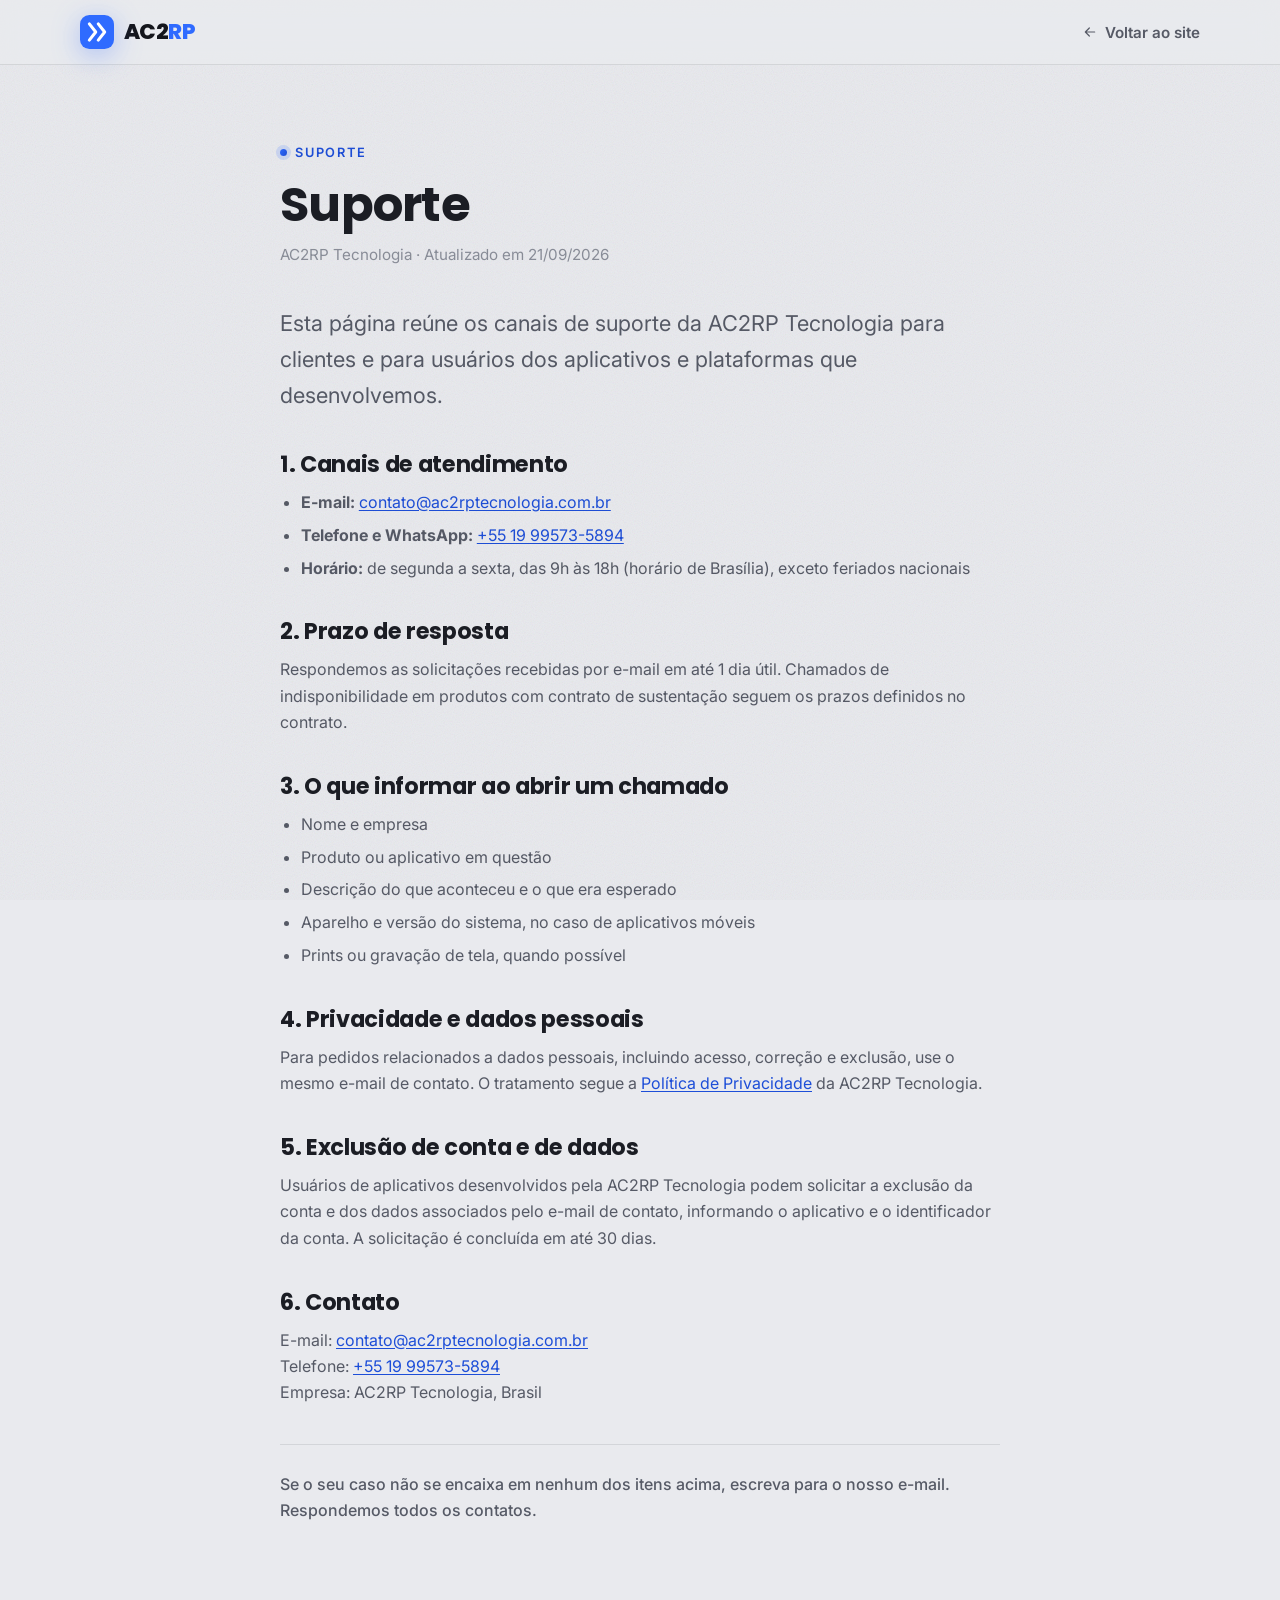
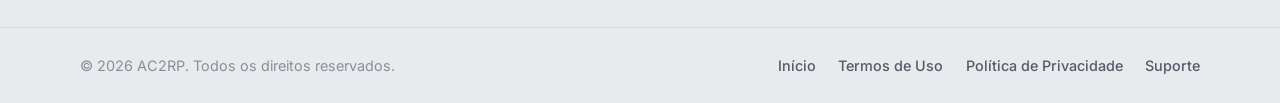
<file: suporte/index.html>
<!DOCTYPE html>
<html lang="pt-BR">
<head>
  <meta charset="UTF-8" />
  <meta name="viewport" content="width=device-width, initial-scale=1.0" />
  <meta name="theme-color" content="#e9eaee" media="(prefers-color-scheme: light)" />
  <meta name="theme-color" content="#14161c" media="(prefers-color-scheme: dark)" />
  <title>Suporte — AC2RP Tecnologia</title>
  <meta name="description" content="Canais de suporte da AC2RP Tecnologia para clientes e usuários dos aplicativos e plataformas que desenvolvemos." />
  <link rel="canonical" href="https://ac2rptecnologia.com.br/suporte" />
  <meta name="robots" content="index, follow" />

  <meta property="og:type" content="website" />
  <meta property="og:site_name" content="AC2RP" />
  <meta property="og:locale" content="pt_BR" />
  <meta property="og:url" content="https://ac2rptecnologia.com.br/suporte" />
  <meta property="og:title" content="Suporte — AC2RP Tecnologia" />
  <meta property="og:description" content="Canais de suporte da AC2RP Tecnologia." />

  <link rel="icon" href="/favicon.ico" sizes="any" />
  <link rel="icon" type="image/svg+xml" href="/assets/img/favicon.svg" />
  <link rel="apple-touch-icon" sizes="180x180" href="/assets/img/apple-touch-icon.png" />

  <link rel="preconnect" href="https://fonts.googleapis.com" />
  <link rel="preconnect" href="https://fonts.gstatic.com" crossorigin />
  <link href="https://fonts.googleapis.com/css2?family=Poppins:wght@500;600;700;800&family=Inter:wght@400;500;600;700&display=swap" rel="stylesheet" />
  <link rel="stylesheet" href="/assets/css/styles.css?v=2" />
</head>
<body>
  <div class="grain" aria-hidden="true"></div>

  <header class="legal-topbar">
    <div class="container legal-topbar__inner">
      <a href="/" class="brand" aria-label="AC2RP — início">
        <span class="brand__mark" aria-hidden="true">
          <svg viewBox="0 0 40 40" width="34" height="34"><rect width="40" height="40" rx="11" fill="var(--brand)"/><path d="M11 10.5 L18.5 20 L11 29.5 M21.5 10.5 L29 20 L21.5 29.5" fill="none" stroke="#fff" stroke-width="3.6" stroke-linecap="round" stroke-linejoin="round"/></svg>
        </span>
        <span class="brand__text">AC2<span>RP</span></span>
      </a>
      <a href="/" class="legal-back">
        <svg viewBox="0 0 24 24" width="16" height="16" fill="none" aria-hidden="true"><path d="M19 12H5M11 18l-6-6 6-6" stroke="currentColor" stroke-width="1.8" stroke-linecap="round" stroke-linejoin="round"/></svg>
        Voltar ao site
      </a>
    </div>
  </header>

  <main class="legal-doc">
    <span class="legal-doc__eyebrow"><span class="eyebrow__dot"></span> Suporte</span>
    <h1>Suporte</h1>
    <p class="legal-updated">AC2RP Tecnologia · Atualizado em 21/09/2026</p>

    <p class="legal-intro">Esta página reúne os canais de suporte da AC2RP Tecnologia para clientes e para usuários dos aplicativos e plataformas que desenvolvemos.</p>

    <h2>1. Canais de atendimento</h2>
    <ul>
      <li><strong>E-mail:</strong> <a href="mailto:contato@ac2rptecnologia.com.br">contato@ac2rptecnologia.com.br</a></li>
      <li><strong>Telefone e WhatsApp:</strong> <a href="tel:+5519995735894">+55 19 99573-5894</a></li>
      <li><strong>Horário:</strong> de segunda a sexta, das 9h às 18h (horário de Brasília), exceto feriados nacionais</li>
    </ul>

    <h2>2. Prazo de resposta</h2>
    <p>Respondemos as solicitações recebidas por e-mail em até 1 dia útil. Chamados de indisponibilidade em produtos com contrato de sustentação seguem os prazos definidos no contrato.</p>

    <h2>3. O que informar ao abrir um chamado</h2>
    <ul>
      <li>Nome e empresa</li>
      <li>Produto ou aplicativo em questão</li>
      <li>Descrição do que aconteceu e o que era esperado</li>
      <li>Aparelho e versão do sistema, no caso de aplicativos móveis</li>
      <li>Prints ou gravação de tela, quando possível</li>
    </ul>

    <h2>4. Privacidade e dados pessoais</h2>
    <p>Para pedidos relacionados a dados pessoais, incluindo acesso, correção e exclusão, use o mesmo e-mail de contato. O tratamento segue a <a href="/politica-de-privacidade">Política de Privacidade</a> da AC2RP Tecnologia.</p>

    <h2>5. Exclusão de conta e de dados</h2>
    <p>Usuários de aplicativos desenvolvidos pela AC2RP Tecnologia podem solicitar a exclusão da conta e dos dados associados pelo e-mail de contato, informando o aplicativo e o identificador da conta. A solicitação é concluída em até 30 dias.</p>

    <h2>6. Contato</h2>
    <p>
      E-mail: <a href="mailto:contato@ac2rptecnologia.com.br">contato@ac2rptecnologia.com.br</a><br />
      Telefone: <a href="tel:+5519995735894">+55 19 99573-5894</a><br />
      Empresa: AC2RP Tecnologia, Brasil
    </p>

    <p class="legal-doc__closing">Se o seu caso não se encaixa em nenhum dos itens acima, escreva para o nosso e-mail. Respondemos todos os contatos.</p>
  </main>

  <footer class="legal-footer">
    <div class="container legal-footer__inner">
      <span>© <span id="year">2026</span> AC2RP. Todos os direitos reservados.</span>
      <nav class="legal-footer__links" aria-label="Legal">
        <a href="/">Início</a>
        <a href="/termos">Termos de Uso</a>
        <a href="/politica-de-privacidade">Política de Privacidade</a>
        <a href="/suporte">Suporte</a>
      </nav>
    </div>
  </footer>

  <script>document.getElementById("year").textContent = new Date().getFullYear();</script>
</body>
</html>
</file>
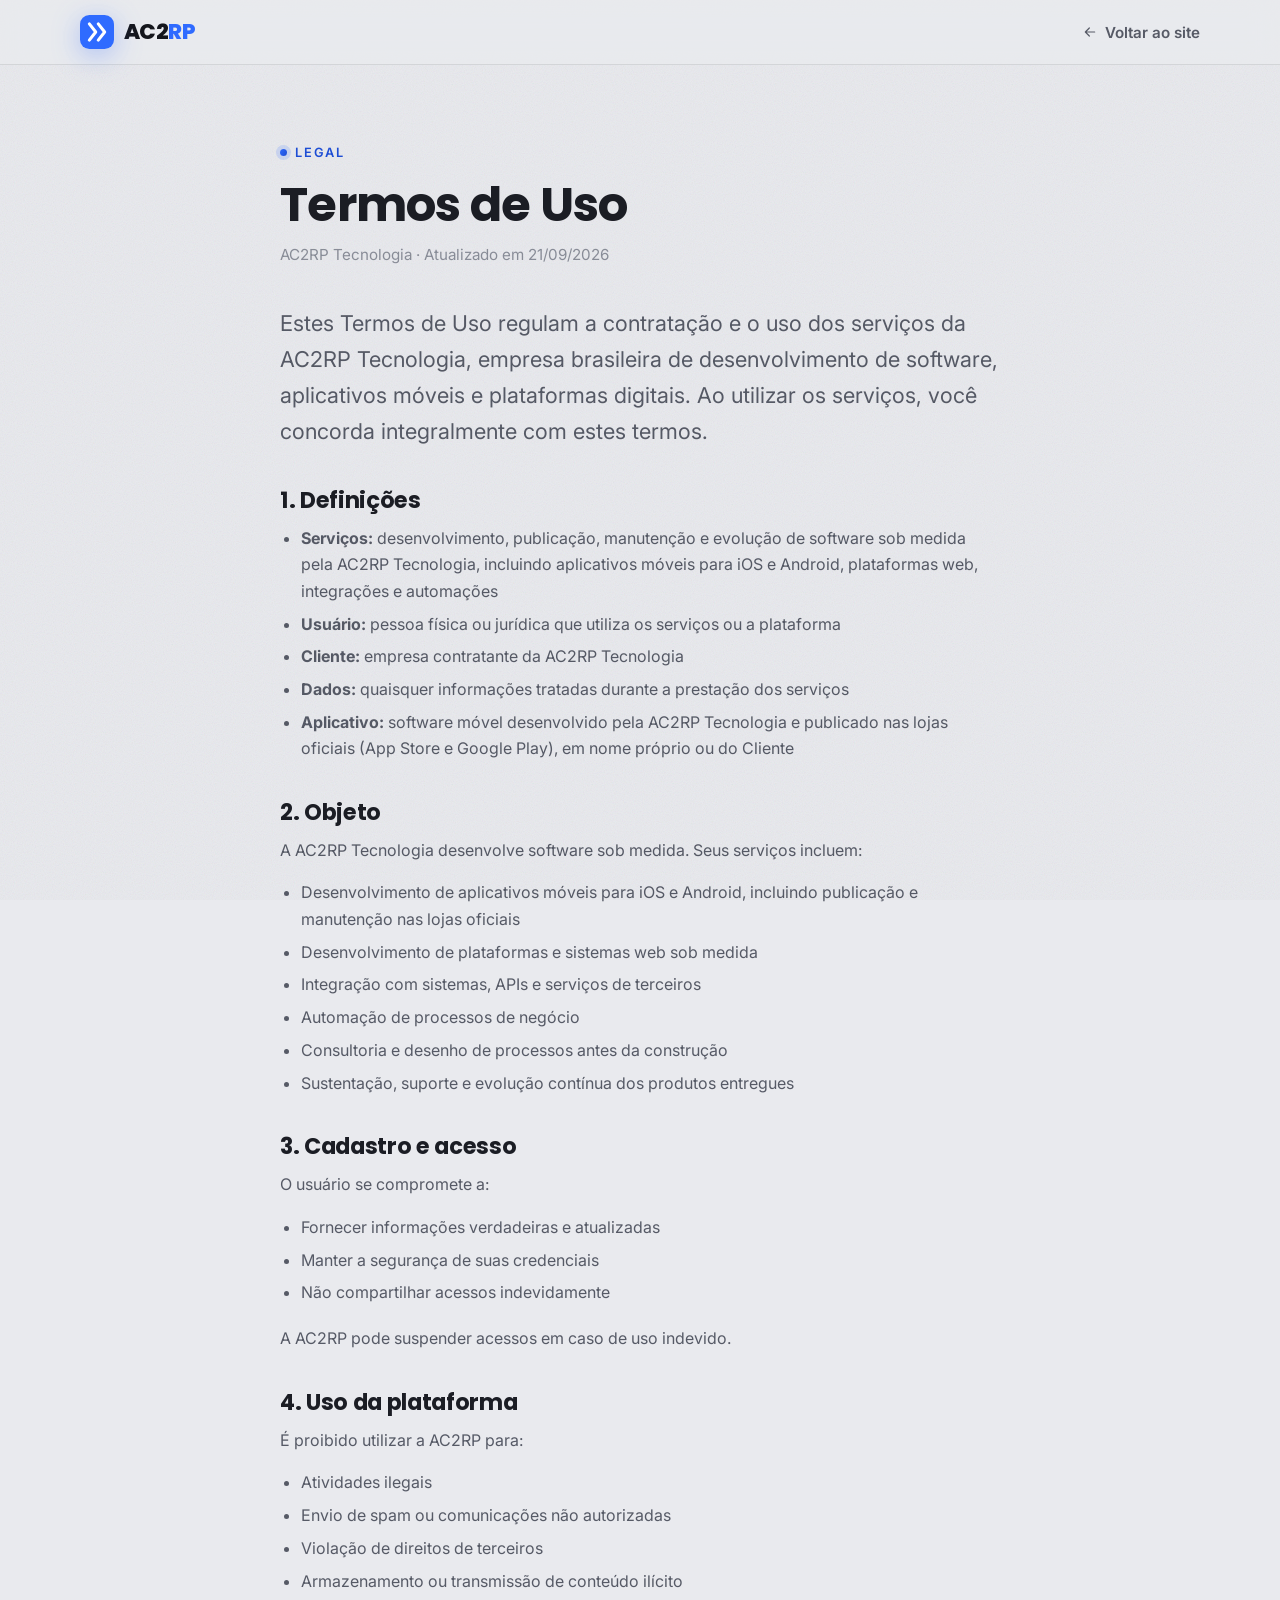
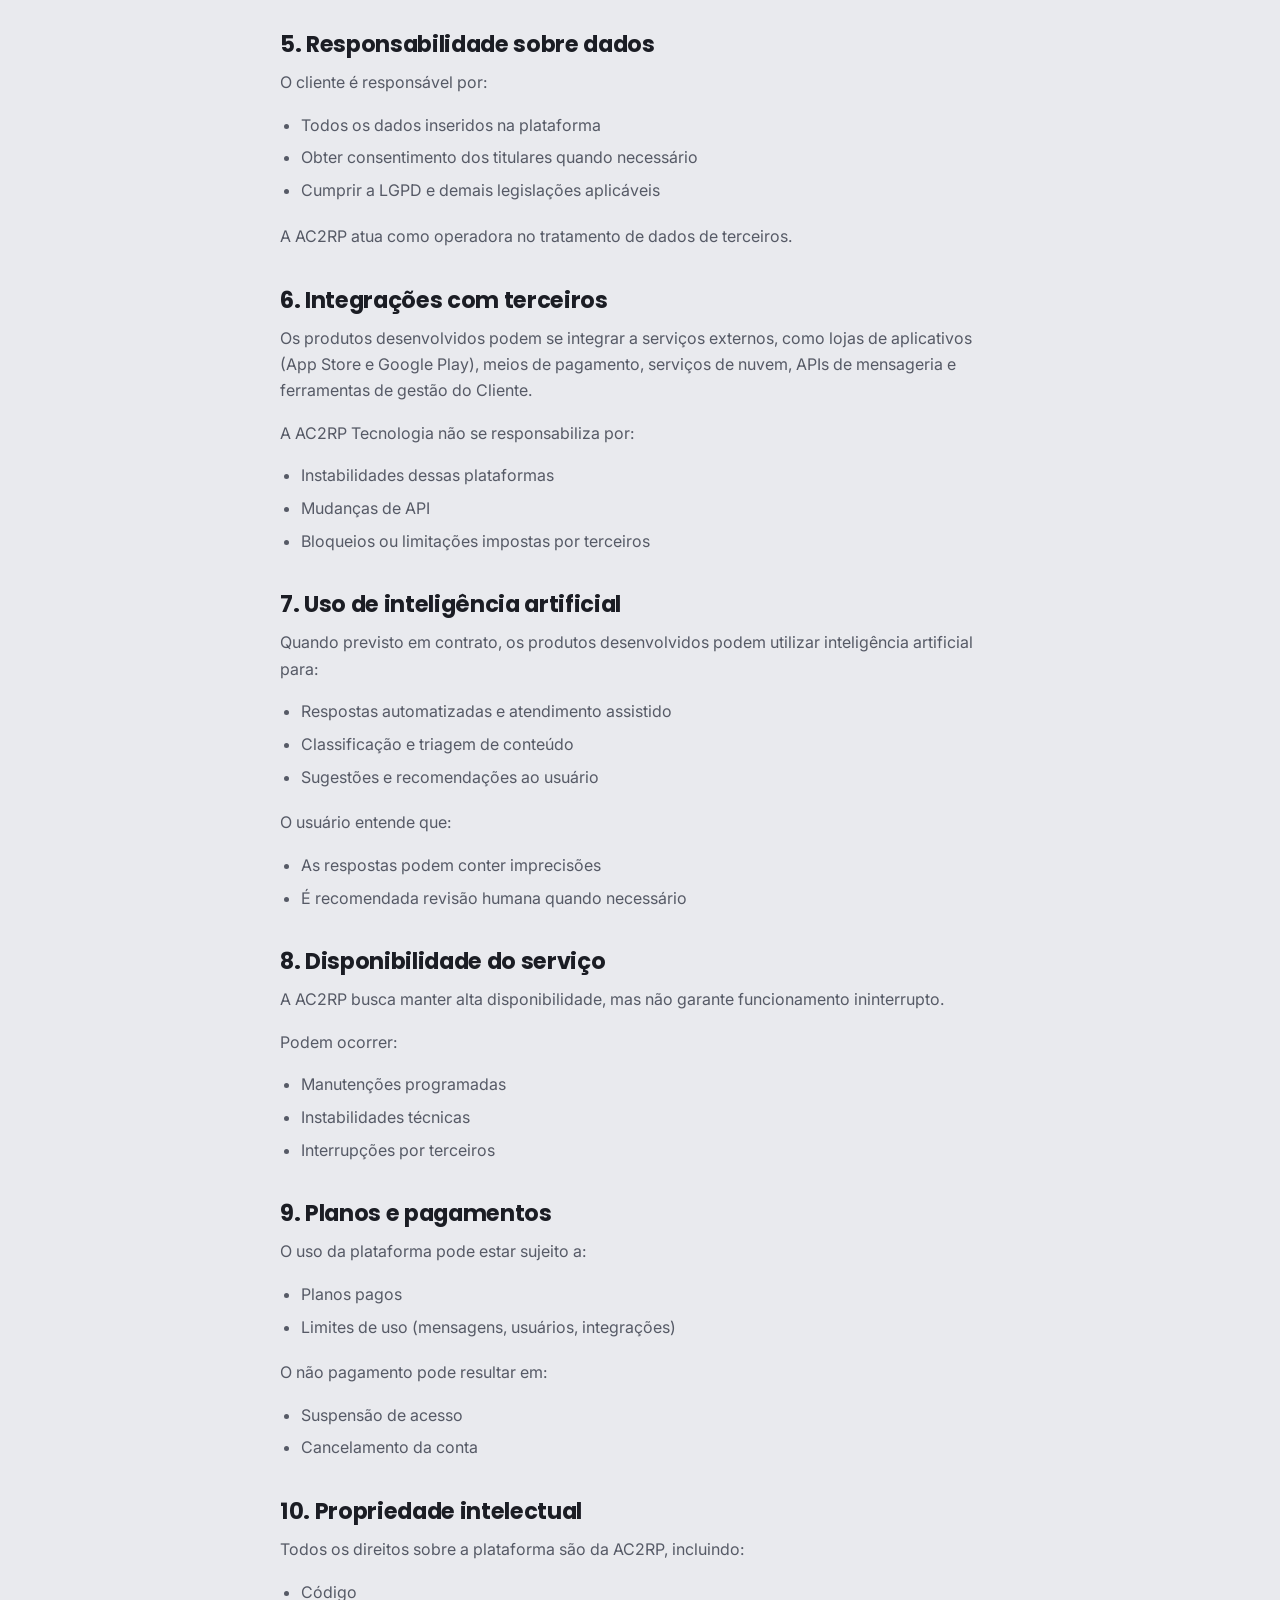
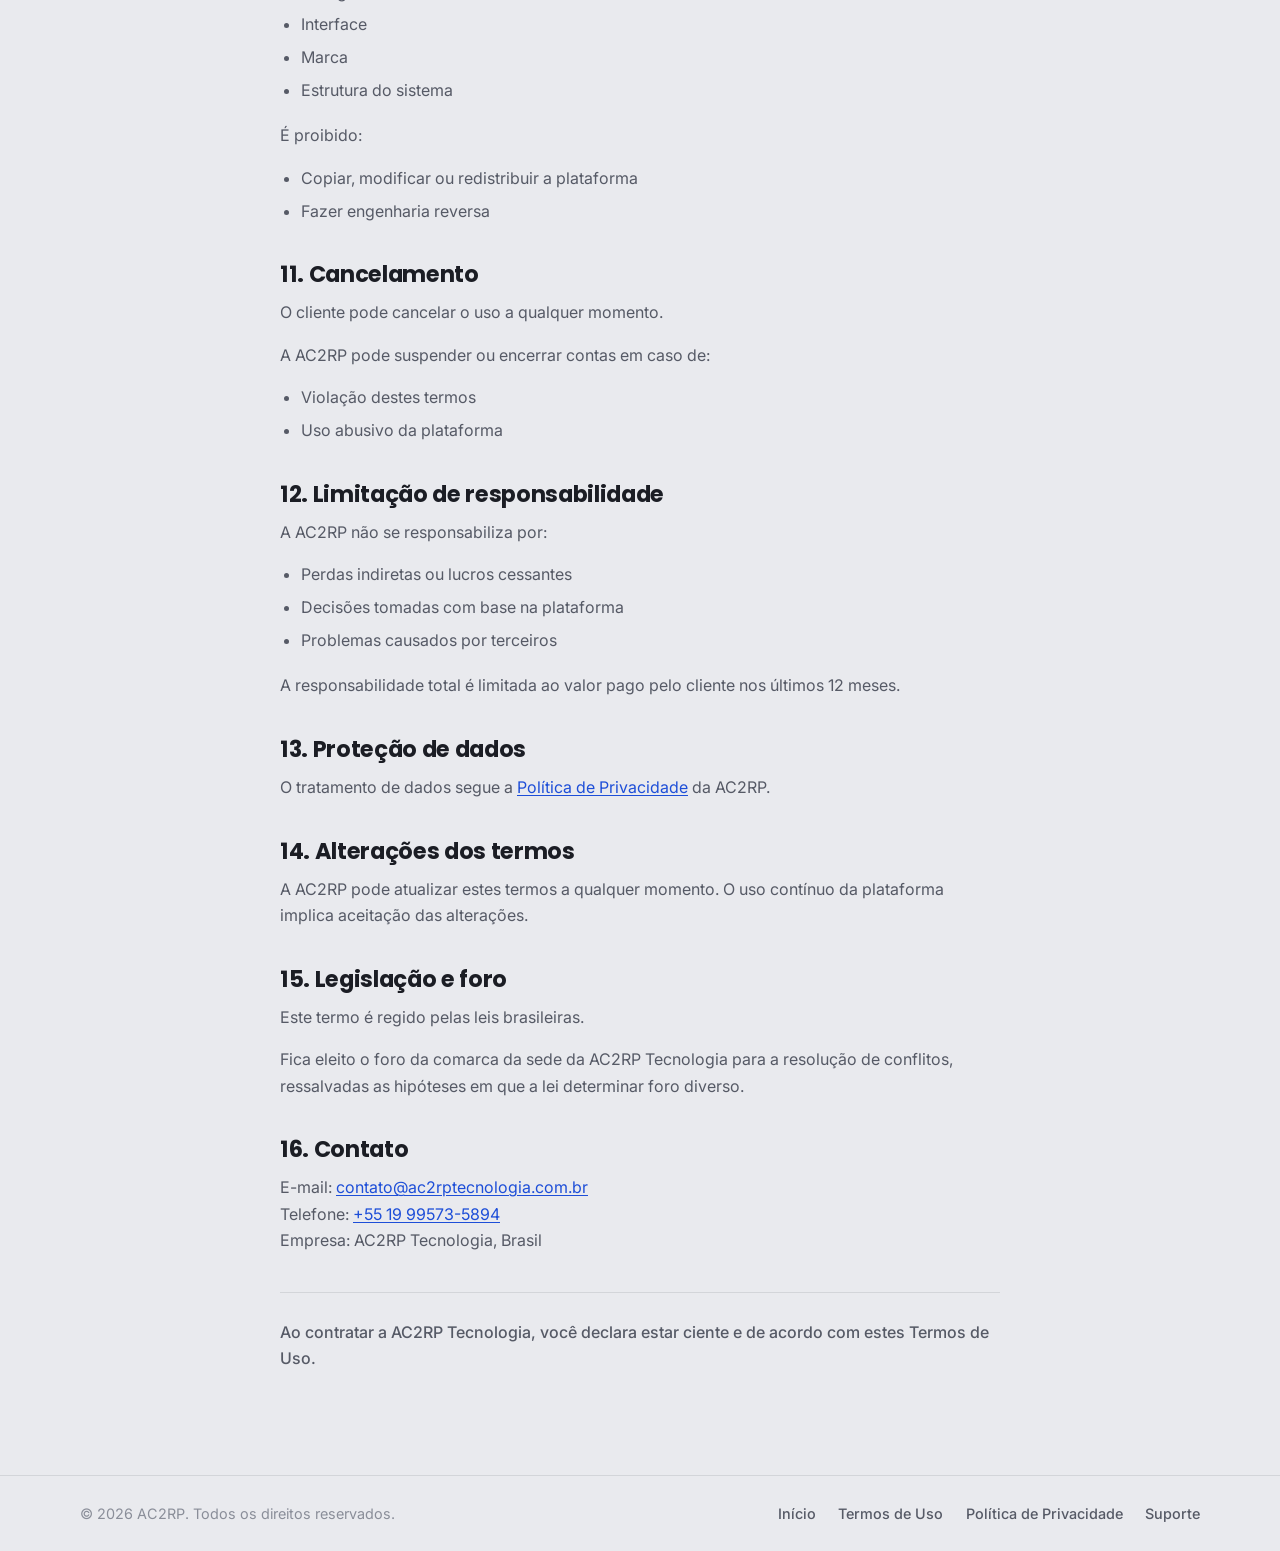
<file: termos/index.html>
<!DOCTYPE html>
<html lang="pt-BR">
<head>
  <meta charset="UTF-8" />
  <meta name="viewport" content="width=device-width, initial-scale=1.0" />
  <meta name="theme-color" content="#e9eaee" media="(prefers-color-scheme: light)" />
  <meta name="theme-color" content="#14161c" media="(prefers-color-scheme: dark)" />
  <title>Termos de Uso — AC2RP</title>
  <meta name="description" content="Termos de Uso da AC2RP Tecnologia: regras de contratação e uso dos serviços de desenvolvimento de software, aplicativos iOS e Android e plataformas digitais." />
  <link rel="canonical" href="https://ac2rptecnologia.com.br/termos" />
  <meta name="robots" content="index, follow" />

  <meta property="og:type" content="website" />
  <meta property="og:site_name" content="AC2RP" />
  <meta property="og:locale" content="pt_BR" />
  <meta property="og:url" content="https://ac2rptecnologia.com.br/termos" />
  <meta property="og:title" content="Termos de Uso — AC2RP" />
  <meta property="og:description" content="Termos de Uso da AC2RP." />

  <link rel="icon" href="/favicon.ico" sizes="any" />
  <link rel="icon" type="image/svg+xml" href="/assets/img/favicon.svg" />
  <link rel="apple-touch-icon" sizes="180x180" href="/assets/img/apple-touch-icon.png" />

  <link rel="preconnect" href="https://fonts.googleapis.com" />
  <link rel="preconnect" href="https://fonts.gstatic.com" crossorigin />
  <link href="https://fonts.googleapis.com/css2?family=Poppins:wght@500;600;700;800&family=Inter:wght@400;500;600;700&display=swap" rel="stylesheet" />
  <link rel="stylesheet" href="/assets/css/styles.css?v=2" />
</head>
<body>
  <div class="grain" aria-hidden="true"></div>

  <header class="legal-topbar">
    <div class="container legal-topbar__inner">
      <a href="/" class="brand" aria-label="AC2RP — início">
        <span class="brand__mark" aria-hidden="true">
          <svg viewBox="0 0 40 40" width="34" height="34"><rect width="40" height="40" rx="11" fill="var(--brand)"/><path d="M11 10.5 L18.5 20 L11 29.5 M21.5 10.5 L29 20 L21.5 29.5" fill="none" stroke="#fff" stroke-width="3.6" stroke-linecap="round" stroke-linejoin="round"/></svg>
        </span>
        <span class="brand__text">AC2<span>RP</span></span>
      </a>
      <a href="/" class="legal-back">
        <svg viewBox="0 0 24 24" width="16" height="16" fill="none" aria-hidden="true"><path d="M19 12H5M11 18l-6-6 6-6" stroke="currentColor" stroke-width="1.8" stroke-linecap="round" stroke-linejoin="round"/></svg>
        Voltar ao site
      </a>
    </div>
  </header>

  <main class="legal-doc">
    <span class="legal-doc__eyebrow"><span class="eyebrow__dot"></span> Legal</span>
    <h1>Termos de Uso</h1>
    <p class="legal-updated">AC2RP Tecnologia · Atualizado em 21/09/2026</p>

    <p class="legal-intro">Estes Termos de Uso regulam a contratação e o uso dos serviços da AC2RP Tecnologia, empresa brasileira de desenvolvimento de software, aplicativos móveis e plataformas digitais. Ao utilizar os serviços, você concorda integralmente com estes termos.</p>

    <h2>1. Definições</h2>
    <ul>
      <li><strong>Serviços:</strong> desenvolvimento, publicação, manutenção e evolução de software sob medida pela AC2RP Tecnologia, incluindo aplicativos móveis para iOS e Android, plataformas web, integrações e automações</li>
      <li><strong>Usuário:</strong> pessoa física ou jurídica que utiliza os serviços ou a plataforma</li>
      <li><strong>Cliente:</strong> empresa contratante da AC2RP Tecnologia</li>
      <li><strong>Dados:</strong> quaisquer informações tratadas durante a prestação dos serviços</li>
      <li><strong>Aplicativo:</strong> software móvel desenvolvido pela AC2RP Tecnologia e publicado nas lojas oficiais (App Store e Google Play), em nome próprio ou do Cliente</li>
    </ul>

    <h2>2. Objeto</h2>
    <p>A AC2RP Tecnologia desenvolve software sob medida. Seus serviços incluem:</p>
    <ul>
      <li>Desenvolvimento de aplicativos móveis para iOS e Android, incluindo publicação e manutenção nas lojas oficiais</li>
      <li>Desenvolvimento de plataformas e sistemas web sob medida</li>
      <li>Integração com sistemas, APIs e serviços de terceiros</li>
      <li>Automação de processos de negócio</li>
      <li>Consultoria e desenho de processos antes da construção</li>
      <li>Sustentação, suporte e evolução contínua dos produtos entregues</li>
    </ul>

    <h2>3. Cadastro e acesso</h2>
    <p>O usuário se compromete a:</p>
    <ul>
      <li>Fornecer informações verdadeiras e atualizadas</li>
      <li>Manter a segurança de suas credenciais</li>
      <li>Não compartilhar acessos indevidamente</li>
    </ul>
    <p>A AC2RP pode suspender acessos em caso de uso indevido.</p>

    <h2>4. Uso da plataforma</h2>
    <p>É proibido utilizar a AC2RP para:</p>
    <ul>
      <li>Atividades ilegais</li>
      <li>Envio de spam ou comunicações não autorizadas</li>
      <li>Violação de direitos de terceiros</li>
      <li>Armazenamento ou transmissão de conteúdo ilícito</li>
    </ul>

    <h2>5. Responsabilidade sobre dados</h2>
    <p>O cliente é responsável por:</p>
    <ul>
      <li>Todos os dados inseridos na plataforma</li>
      <li>Obter consentimento dos titulares quando necessário</li>
      <li>Cumprir a LGPD e demais legislações aplicáveis</li>
    </ul>
    <p>A AC2RP atua como operadora no tratamento de dados de terceiros.</p>

    <h2>6. Integrações com terceiros</h2>
    <p>Os produtos desenvolvidos podem se integrar a serviços externos, como lojas de aplicativos (App Store e Google Play), meios de pagamento, serviços de nuvem, APIs de mensageria e ferramentas de gestão do Cliente.</p>
    <p>A AC2RP Tecnologia não se responsabiliza por:</p>
    <ul>
      <li>Instabilidades dessas plataformas</li>
      <li>Mudanças de API</li>
      <li>Bloqueios ou limitações impostas por terceiros</li>
    </ul>

    <h2>7. Uso de inteligência artificial</h2>
    <p>Quando previsto em contrato, os produtos desenvolvidos podem utilizar inteligência artificial para:</p>
    <ul>
      <li>Respostas automatizadas e atendimento assistido</li>
      <li>Classificação e triagem de conteúdo</li>
      <li>Sugestões e recomendações ao usuário</li>
    </ul>
    <p>O usuário entende que:</p>
    <ul>
      <li>As respostas podem conter imprecisões</li>
      <li>É recomendada revisão humana quando necessário</li>
    </ul>

    <h2>8. Disponibilidade do serviço</h2>
    <p>A AC2RP busca manter alta disponibilidade, mas não garante funcionamento ininterrupto.</p>
    <p>Podem ocorrer:</p>
    <ul>
      <li>Manutenções programadas</li>
      <li>Instabilidades técnicas</li>
      <li>Interrupções por terceiros</li>
    </ul>

    <h2>9. Planos e pagamentos</h2>
    <p>O uso da plataforma pode estar sujeito a:</p>
    <ul>
      <li>Planos pagos</li>
      <li>Limites de uso (mensagens, usuários, integrações)</li>
    </ul>
    <p>O não pagamento pode resultar em:</p>
    <ul>
      <li>Suspensão de acesso</li>
      <li>Cancelamento da conta</li>
    </ul>

    <h2>10. Propriedade intelectual</h2>
    <p>Todos os direitos sobre a plataforma são da AC2RP, incluindo:</p>
    <ul>
      <li>Código</li>
      <li>Interface</li>
      <li>Marca</li>
      <li>Estrutura do sistema</li>
    </ul>
    <p>É proibido:</p>
    <ul>
      <li>Copiar, modificar ou redistribuir a plataforma</li>
      <li>Fazer engenharia reversa</li>
    </ul>

    <h2>11. Cancelamento</h2>
    <p>O cliente pode cancelar o uso a qualquer momento.</p>
    <p>A AC2RP pode suspender ou encerrar contas em caso de:</p>
    <ul>
      <li>Violação destes termos</li>
      <li>Uso abusivo da plataforma</li>
    </ul>

    <h2>12. Limitação de responsabilidade</h2>
    <p>A AC2RP não se responsabiliza por:</p>
    <ul>
      <li>Perdas indiretas ou lucros cessantes</li>
      <li>Decisões tomadas com base na plataforma</li>
      <li>Problemas causados por terceiros</li>
    </ul>
    <p>A responsabilidade total é limitada ao valor pago pelo cliente nos últimos 12 meses.</p>

    <h2>13. Proteção de dados</h2>
    <p>O tratamento de dados segue a <a href="/politica-de-privacidade">Política de Privacidade</a> da AC2RP.</p>

    <h2>14. Alterações dos termos</h2>
    <p>A AC2RP pode atualizar estes termos a qualquer momento. O uso contínuo da plataforma implica aceitação das alterações.</p>

    <h2>15. Legislação e foro</h2>
    <p>Este termo é regido pelas leis brasileiras.</p>
    <p>Fica eleito o foro da comarca da sede da AC2RP Tecnologia para a resolução de conflitos, ressalvadas as hipóteses em que a lei determinar foro diverso.</p>

    <h2>16. Contato</h2>
    <p>
      E-mail: <a href="mailto:contato@ac2rptecnologia.com.br">contato@ac2rptecnologia.com.br</a><br />
      Telefone: <a href="tel:+5519995735894">+55 19 99573-5894</a><br />
      Empresa: AC2RP Tecnologia, Brasil
    </p>

    <p class="legal-doc__closing">Ao contratar a AC2RP Tecnologia, você declara estar ciente e de acordo com estes Termos de Uso.</p>
  </main>

  <footer class="legal-footer">
    <div class="container legal-footer__inner">
      <span>© <span id="year">2026</span> AC2RP. Todos os direitos reservados.</span>
      <nav class="legal-footer__links" aria-label="Legal">
        <a href="/">Início</a>
        <a href="/termos">Termos de Uso</a>
        <a href="/politica-de-privacidade">Política de Privacidade</a>
        <a href="/suporte">Suporte</a>
      </nav>
    </div>
  </footer>

  <script>document.getElementById("year").textContent = new Date().getFullYear();</script>
</body>
</html>
</file>
<file: assets/css/styles.css>
/* ==========================================================================
   AC2RP TECNOLOGIA — DESIGN SYSTEM & LANDING PAGE
   "Transformação digital com dono."
   --------------------------------------------------------------------------
   Direção: base cinza frio, identidade azul elétrico (do logotipo) e
   atmosfera quente com rosa/laranja nos acentos. Tipografia moderna.
   ========================================================================== */

/* ============================ 1. DESIGN TOKENS ============================ */
:root {
  /* --- Marca (azul do logotipo) --- */
  --brand:       #2f6bff;  /* azul elétrico da AC2RP — cor de identidade */
  --brand-deep:  #1d4ed8;  /* azul profundo */
  --brand-soft:  #93b4ff;  /* azul claro para acentos sobre escuro */

  /* --- Tons quentes (atmosfera e conversão) --- */
  --accent:      #ef4b7a;  /* rosa quente — energia e conversão */
  --accent-deep: #c93a63;  /* rosa profundo */
  --accent-2:    #ff8a3d;  /* laranja — calor e destaque */
  --gold:        #ffaa3c;  /* dourado sutil */

  /* --- Neutros cinza frio --- */
  --bg:         #e9eaee;  /* fundo base — cinza frio */
  --bg-alt:     #e1e3e9;  /* variação de fundo */
  --surface:    #f6f7f9;  /* superfície clara */
  --card:       #ffffff;  /* cartões */
  --ink:        #14161c;  /* grafite / near-black */
  --ink-2:      #1c1f27;  /* grafite elevado */
  --ink-warm:   #171a24;  /* grafite das seções escuras */

  /* --- Texto --- */
  --text:       #1b1d24;  /* texto principal sobre claro */
  --text-soft:  #565a66;  /* texto secundário */
  --text-muted: #8a8e99;  /* legendas / terciário */
  --on-dark:    #f2f3f6;  /* texto sobre escuro */
  --on-dark-soft:#b4b7c2;

  /* --- Superfícies / bordas --- */
  --border:       rgba(27, 29, 36, 0.10);
  --border-strong:rgba(27, 29, 36, 0.20);
  --border-dark:  rgba(242, 243, 246, 0.12);

  /* --- Gradientes --- */
  --grad-warm:  linear-gradient(120deg, var(--accent), var(--accent-2));
  --grad-teal:  linear-gradient(120deg, var(--brand), var(--brand-deep));
  --grad-gold:  linear-gradient(120deg, var(--gold), var(--accent-2));

  /* --- Tipografia --- */
  --font-display: "Poppins", "Inter", system-ui, sans-serif;
  --font-body:    "Inter", -apple-system, BlinkMacSystemFont, "Segoe UI", sans-serif;

  /* --- Escala fluida --- */
  --fs-hero:  clamp(2.4rem, 5vw, 4.3rem);
  --fs-h2:    clamp(2.1rem, 4.8vw, 3.8rem);
  --fs-h3:    clamp(1.2rem, 1.8vw, 1.55rem);
  --fs-lead:  clamp(1.12rem, 1.7vw, 1.4rem);
  --fs-body:  clamp(1rem, 1.1vw, 1.08rem);

  /* --- Espaçamento --- */
  --space-section: clamp(4.5rem, 9vw, 9.5rem);
  --container:     1200px;
  --gutter:        clamp(1.2rem, 4vw, 2.5rem);

  /* --- Raios & sombras --- */
  --radius:    20px;
  --radius-lg: 28px;
  --radius-sm: 13px;
  --radius-pill: 999px;

  --shadow-sm:  0 4px 18px rgba(25, 22, 20, 0.07);
  --shadow-md:  0 18px 44px rgba(25, 22, 20, 0.12);
  --shadow-lg:  0 34px 80px rgba(20, 18, 16, 0.22);

  --ease: cubic-bezier(0.22, 1, 0.36, 1);
}

/* ============================ 2. RESET / BASE ============================ */
*, *::before, *::after { box-sizing: border-box; }
html { scroll-behavior: smooth; -webkit-text-size-adjust: 100%; }

@media (prefers-reduced-motion: reduce) {
  html { scroll-behavior: auto; }
  *, *::before, *::after { animation-duration: .001ms !important; animation-iteration-count: 1 !important; transition-duration: .001ms !important; }
}

body {
  margin: 0;
  font-family: var(--font-body);
  font-size: var(--fs-body);
  line-height: 1.65;
  color: var(--text);
  background: var(--bg);
  -webkit-font-smoothing: antialiased;
  text-rendering: optimizeLegibility;
  overflow-x: hidden;
}

h1, h2, h3, h4 { margin: 0; font-family: var(--font-display); font-weight: 700; line-height: 1.08; letter-spacing: -0.015em; }
p { margin: 0; }
a { color: inherit; text-decoration: none; }
img, video { max-width: 100%; display: block; }
ul, ol { margin: 0; padding: 0; list-style: none; }

.container { width: 100%; max-width: var(--container); margin: 0 auto; padding-inline: var(--gutter); }

.text-accent {
  background: var(--grad-warm);
  -webkit-background-clip: text; background-clip: text;
  -webkit-text-fill-color: transparent; color: var(--accent);
}

/* Grão sutil global */
.grain {
  position: fixed; inset: 0; z-index: 1; pointer-events: none; opacity: 0.32;
  mix-blend-mode: multiply;
  background-image: url("data:image/svg+xml,%3Csvg xmlns='http://www.w3.org/2000/svg' width='140' height='140'%3E%3Cfilter id='n'%3E%3CfeTurbulence type='fractalNoise' baseFrequency='0.9' numOctaves='3' stitchTiles='stitch'/%3E%3C/filter%3E%3Crect width='100%25' height='100%25' filter='url(%23n)' opacity='0.35'/%3E%3C/svg%3E");
}

/* ============================ 3. BOTÕES ============================ */
.btn {
  display: inline-flex; align-items: center; justify-content: center; gap: .55rem;
  font-family: var(--font-body); font-weight: 600; font-size: 1rem;
  padding: .95rem 1.5rem; border: 0; border-radius: var(--radius-pill);
  cursor: pointer; white-space: nowrap; position: relative;
  transition: transform .35s var(--ease), box-shadow .35s var(--ease), background .3s var(--ease);
}
.btn svg { transition: transform .35s var(--ease); }
.btn--sm { padding: .7rem 1.15rem; font-size: .92rem; }
.btn--lg { padding: 1.1rem 1.9rem; font-size: 1.05rem; }

.btn--primary { background: var(--grad-warm); color: #fff; box-shadow: 0 12px 30px rgba(239,75,122, 0.32); }
.btn--primary:hover { transform: translateY(-3px); box-shadow: 0 20px 44px rgba(239,75,122, 0.44); }
.btn--primary:hover svg:last-child { transform: translateX(4px); }

.btn--ghost { background: transparent; color: var(--brand-deep); box-shadow: inset 0 0 0 1.7px var(--brand); }
.btn--ghost:hover { transform: translateY(-3px); background: rgba(47,107,255, 0.08); }

.btn--whats { background: #1f8f5f; color: #fff; box-shadow: 0 12px 30px rgba(31, 143, 95, 0.32); }
.btn--whats:hover { transform: translateY(-3px); background: #1a7d53; box-shadow: 0 20px 44px rgba(31,143,95,.44); }

/* ============================ 4. EYEBROW / TÍTULOS ============================ */
.eyebrow {
  display: inline-flex; align-items: center; gap: .55rem;
  font-size: .8rem; font-weight: 600; letter-spacing: .14em; text-transform: uppercase;
  color: var(--brand-deep); margin-bottom: 1.3rem;
}
.eyebrow__dot { width: 7px; height: 7px; border-radius: 50%; background: var(--grad-teal); box-shadow: 0 0 0 4px rgba(47,107,255,.16); }
.eyebrow--dark { color: var(--brand-soft); }
.eyebrow--dark .eyebrow__dot { background: var(--grad-teal); box-shadow: 0 0 0 4px rgba(47,107,255,.20); }

.section__title { font-size: var(--fs-h2); color: var(--text); }
.section--vision .section__title,
.section--founder .section__title { color: var(--on-dark); }

.check { display: inline-flex; align-items: center; justify-content: center; width: 28px; height: 28px; flex: none; border-radius: 50%; background: var(--grad-teal); color: #eafffb; font-size: .85rem; font-weight: 700; margin-top: .1rem; box-shadow: 0 6px 14px rgba(47,107,255,.32); }

.section__text { font-size: var(--fs-lead); color: var(--text-soft); max-width: 46ch; margin-top: 1.3rem; }
.section__text--center { margin-inline: auto; text-align: center; }

.section { position: relative; padding-block: var(--space-section); z-index: 2; }
.section__head { max-width: 760px; margin: 0 auto clamp(2.5rem, 5vw, 4rem); text-align: center; }
.section__head .section__text { margin-inline: auto; }

/* ============================ 5. NAV ============================ */
.nav { position: sticky; top: 0; z-index: 100; padding-block: .35rem; transition: background .4s var(--ease), box-shadow .4s var(--ease); }
.nav.is-scrolled {
  background: rgba(233, 234, 238, 0.82);
  backdrop-filter: saturate(160%) blur(14px); -webkit-backdrop-filter: saturate(160%) blur(14px);
  box-shadow: 0 1px 0 var(--border), 0 10px 30px rgba(25,22,20,.06);
}
.nav__inner { display: flex; align-items: center; justify-content: space-between; padding-block: .7rem; }

.brand { display: inline-flex; align-items: center; gap: .6rem; }
.brand__mark { display: inline-flex; filter: drop-shadow(0 6px 14px rgba(47,107,255,.35)); }
.brand__text { font-family: var(--font-display); font-weight: 800; font-size: 1.35rem; letter-spacing: -0.02em; color: var(--ink); }
.brand__text span { color: var(--brand); }

.nav__links { display: flex; gap: 2rem; }
.nav__links a { font-weight: 500; font-size: .98rem; color: var(--text-soft); position: relative; transition: color .3s; }
.nav__links a::after { content: ""; position: absolute; left: 0; bottom: -6px; width: 0; height: 2px; background: var(--grad-teal); border-radius: 2px; transition: width .3s var(--ease); }
.nav__links a:hover { color: var(--ink); }
.nav__links a:hover::after { width: 100%; }

.nav__actions { display: flex; align-items: center; gap: .8rem; }

.nav__toggle { display: none; flex-direction: column; gap: 5px; width: 42px; height: 42px; align-items: center; justify-content: center; background: transparent; border: 0; cursor: pointer; }
.nav__toggle span { width: 22px; height: 2px; background: var(--ink); border-radius: 2px; transition: transform .3s var(--ease), opacity .3s; }
.nav__toggle[aria-expanded="true"] span:nth-child(1) { transform: translateY(7px) rotate(45deg); }
.nav__toggle[aria-expanded="true"] span:nth-child(2) { opacity: 0; }
.nav__toggle[aria-expanded="true"] span:nth-child(3) { transform: translateY(-7px) rotate(-45deg); }

.nav__mobile[hidden] { display: none; }
.nav__mobile { display: flex; flex-direction: column; gap: .3rem; padding: 1rem var(--gutter) 1.6rem; background: rgba(233,234,238,.97); backdrop-filter: blur(14px); border-top: 1px solid var(--border); }
.nav__mobile a { padding: .8rem .2rem; font-weight: 500; color: var(--text-soft); border-bottom: 1px solid var(--border); }
.nav__mobile a.btn { margin-top: .8rem; border: 0; color: #fff; justify-content: center; }

/* ============================ 6. HERO ============================ */
.hero {
  position: relative; overflow: hidden; z-index: 2;
  display: flex; flex-direction: column;
  min-height: calc(100vh - 80px);
  min-height: calc(100svh - 80px);
  padding-block: clamp(1.4rem, 3vw, 2.4rem) 0;
  background:
    radial-gradient(60% 55% at 82% 0%, rgba(255,138,61, 0.30), transparent 60%),
    radial-gradient(55% 60% at 8% 95%, rgba(47,107,255, 0.16), transparent 60%),
    var(--bg);
}
.hero__glow { position: absolute; border-radius: 50%; filter: blur(70px); pointer-events: none; opacity: .55; }
.hero__glow--warm { width: 40vw; height: 40vw; background: rgba(239,75,122, 0.28); top: 8%; right: -8%; }
.hero__glow--brand { width: 30vw; height: 30vw; background: rgba(47,107,255, 0.22); bottom: 6%; left: -6%; }

.hero__inner { position: relative; flex: 1 1 auto; display: grid; grid-template-columns: 1.1fr auto; gap: clamp(2rem, 5vw, 4rem); align-items: center; z-index: 3; margin-bottom: clamp(1.4rem, 3vw, 2.2rem); }
.hero__lead { align-self: center; }

.hero__lead .eyebrow { background: rgba(255,255,255,.55); padding: .5rem .9rem; border-radius: var(--radius-pill); box-shadow: var(--shadow-sm); }
.hero__title { font-size: var(--fs-hero); font-weight: 700; letter-spacing: -0.02em; color: var(--text); margin-bottom: 1.1rem; }
.hero__title .text-accent { display: inline-block; }
.hero__subtitle { font-size: var(--fs-lead); color: var(--text-soft); max-width: 52ch; margin-bottom: 1.5rem; }
.hero__cta { display: flex; flex-wrap: wrap; gap: 1rem; margin-bottom: 1.6rem; }
.hero__badges { display: flex; flex-wrap: wrap; gap: 1.6rem; }
.hero__badges li { font-size: .95rem; color: var(--text-soft); position: relative; padding-left: 1.1rem; }
.hero__badges li::before { content: ""; position: absolute; left: 0; top: .55em; width: 8px; height: 8px; border-radius: 50%; background: var(--brand); }
.hero__badges strong { color: var(--ink); }

/* Painel visual no hero (substitui o vídeo) */
.hero__stage { position: relative; align-self: center; justify-self: center; }
.hero__panel {
  position: relative; width: clamp(300px, 34vw, 400px);
  padding: 1.6rem 1.5rem 1.5rem; border-radius: var(--radius-lg);
  background: radial-gradient(120% 130% at 80% -10%, #262a36 0%, var(--ink) 45%, #0f1117 100%);
  color: var(--on-dark); box-shadow: var(--shadow-lg); border: 1px solid rgba(255,255,255,.10);
}
.hero__panel-tag { display: inline-flex; align-items: center; gap: .45rem; font-size: .74rem; font-weight: 600; letter-spacing: .08em; text-transform: uppercase; color: var(--on-dark); background: rgba(255,255,255,.06); padding: .4rem .75rem; border-radius: var(--radius-pill); border: 1px solid var(--border-dark); }
.hero__chart { width: 100%; height: auto; margin: .9rem 0 .8rem; }
.hero__milestones { display: grid; gap: .5rem; }
.hero__milestones li { display: flex; align-items: center; gap: .7rem; font-size: .95rem; color: var(--on-dark-soft); }
.hero__milestones strong { color: var(--on-dark); font-weight: 600; }
.hero__milestones .check { width: 26px; height: 26px; font-size: .8rem; margin-top: 0; }
.check--live { background: var(--grad-warm) !important; box-shadow: 0 6px 14px rgba(239,75,122,.32) !important; }

.hero__chip { position: absolute; display: inline-flex; align-items: center; gap: .45rem; font-size: .84rem; font-weight: 600; background: var(--card); padding: .6rem .9rem; border-radius: var(--radius-pill); box-shadow: var(--shadow-md); z-index: 4; }
.hero__chip svg { color: var(--gold); }
.hero__chip--1 { top: -14px; left: -18px; color: var(--ink); animation: float 6s ease-in-out infinite; }
.hero__chip--2 { bottom: -14px; right: -14px; color: var(--accent); animation: float 6s ease-in-out infinite 1.5s; }
.hero__chip .pulse { width: 8px; height: 8px; border-radius: 50%; background: var(--accent); animation: pulse-ring 2s infinite; }

.dot { width: 9px; height: 9px; border-radius: 50%; background: var(--brand); }
.dot--live { background: var(--brand); box-shadow: 0 0 0 0 rgba(47,107,255,.5); animation: pulse-ring 2.2s infinite; }

/* Marquee / ticker */
.marquee { position: relative; z-index: 3; flex: 0 0 auto; overflow: hidden; padding: 1.1rem 0; border-top: 1px solid var(--border); border-bottom: 1px solid var(--border); background: rgba(255,255,255,.35); -webkit-mask-image: linear-gradient(90deg, transparent, #000 8%, #000 92%, transparent); mask-image: linear-gradient(90deg, transparent, #000 8%, #000 92%, transparent); }
.marquee__track { display: inline-flex; align-items: center; gap: 1.6rem; white-space: nowrap; animation: marquee 32s linear infinite; }
.marquee__track span { font-family: var(--font-display); font-weight: 600; font-size: clamp(1.1rem, 2vw, 1.6rem); color: var(--ink); letter-spacing: -0.02em; }
.marquee__track i { color: var(--brand); font-style: normal; font-size: .9rem; }

/* ============================ 7. PERSONA NOMEADA ============================ */
.section--persona { background: var(--bg); }
.persona { display: grid; grid-template-columns: .95fr 1.05fr; gap: clamp(2rem, 5vw, 4.5rem); align-items: start; }
.persona__aside { position: sticky; top: 120px; }
.persona__body { padding-top: calc(.8rem * 1.65 + 1.3rem); } /* altura do eyebrow + sua margem: alinha com o título */
.persona .lead { font-size: var(--fs-lead); color: var(--text); margin-bottom: 1.4rem; }
.persona__close { color: var(--text-soft); font-size: 1.12rem; max-width: 54ch; margin-bottom: 1.8rem; }
.persona__close strong { color: var(--ink); font-family: var(--font-display); font-weight: 600; }
.persona__tags { display: flex; flex-wrap: wrap; gap: .6rem; }
.persona__tags li { font-size: .88rem; font-weight: 600; color: var(--brand-deep); padding: .5rem .95rem; border-radius: var(--radius-pill); background: rgba(47,107,255,.10); border: 1px solid rgba(47,107,255,.22); }

/* ============================ 8. PROMESSA DA SESSÃO ============================ */
.section--promise { background: var(--bg-alt); }
.promise {
  position: relative; overflow: hidden;
  display: grid; grid-template-columns: 1.25fr .75fr; gap: clamp(2rem, 5vw, 4rem); align-items: center;
  background: var(--card); border-radius: var(--radius-lg); border: 1px solid var(--border);
  padding: clamp(2rem, 5vw, 3.6rem); box-shadow: var(--shadow-md);
}
.promise::before { content: ""; position: absolute; inset: 0 0 auto 0; height: 4px; background: var(--grad-warm); }
.promise::after { content: ""; position: absolute; right: -14%; top: -40%; width: 46%; height: 160%; background: radial-gradient(circle, rgba(47,107,255,.14), transparent 62%); pointer-events: none; }
.promise__content { position: relative; z-index: 1; }
.promise__cta { margin-top: 1.9rem; }
.promise__meta { position: relative; z-index: 1; display: grid; gap: .8rem; }
.promise__meta li { padding: 1.1rem 1.3rem; border-radius: var(--radius); background: var(--surface); border: 1px solid var(--border); }
.promise__meta-num { display: block; font-family: var(--font-display); font-weight: 800; font-size: clamp(1.7rem, 3vw, 2.2rem); letter-spacing: -0.03em; background: var(--grad-teal); -webkit-background-clip: text; background-clip: text; -webkit-text-fill-color: transparent; line-height: 1.1; }
.promise__meta li:nth-child(2) .promise__meta-num { background: var(--grad-warm); -webkit-background-clip: text; background-clip: text; -webkit-text-fill-color: transparent; }
.promise__meta-label { color: var(--text-soft); font-size: .92rem; }

/* ============================ 9. REFLEXÃO ============================ */
.section--reflect { background: var(--bg); }
.reflect { display: grid; grid-template-columns: .8fr 1.2fr; gap: clamp(2rem, 5vw, 4rem); align-items: start; }
.reflect__head { position: sticky; top: 120px; }
.reflect__list { display: grid; gap: .9rem; }
.reflect__item {
  position: relative; display: flex; gap: 1.2rem; align-items: flex-start;
  padding: 1.5rem 1.6rem 1.5rem 1.8rem; background: var(--card); border-radius: var(--radius);
  border: 1px solid var(--border); box-shadow: var(--shadow-sm); overflow: hidden;
  transition: transform .35s var(--ease), box-shadow .35s var(--ease);
}
.reflect__item::before { content: ""; position: absolute; left: 0; top: 0; bottom: 0; width: 5px; background: var(--grad-warm); }
.reflect__item:nth-child(2)::before { background: var(--grad-teal); }
.reflect__item:hover { transform: translateX(6px); box-shadow: var(--shadow-md); }
.reflect__num { font-family: var(--font-display); font-weight: 800; font-size: 1.5rem; letter-spacing: -0.03em; color: var(--text-muted); line-height: 1.2; flex: none; }
.reflect__item p { font-family: var(--font-display); font-weight: 500; font-size: clamp(1.1rem, 1.6vw, 1.3rem); line-height: 1.4; color: var(--text); letter-spacing: -0.01em; }
.reflect__item strong { font-weight: 700; background: var(--grad-warm); -webkit-background-clip: text; background-clip: text; -webkit-text-fill-color: transparent; }

/* ============================ 10. POSSIBILIDADE (DARK) ============================ */
.section--vision { background: radial-gradient(120% 130% at 80% -10%, #23262f 0%, var(--ink) 45%, #0f1117 100%); color: var(--on-dark); overflow: hidden; }
.section--vision .section__title { color: var(--on-dark); }
.vision__glow { position: absolute; bottom: -20%; left: -8%; width: 45vw; height: 45vw; background: radial-gradient(circle, rgba(47,107,255,.18), transparent 62%); filter: blur(20px); pointer-events: none; }
.vision { position: relative; z-index: 2; display: grid; grid-template-columns: .8fr 1.2fr; gap: clamp(2rem, 5vw, 4.5rem); align-items: start; }
.vision__head { position: sticky; top: 120px; }
.vision__steps { display: grid; gap: .7rem; margin-bottom: 2.2rem; }
.vision__steps li { display: flex; gap: .9rem; align-items: flex-start; padding: 1rem 1.2rem; border-radius: var(--radius-sm); background: rgba(255,255,255,.04); border: 1px solid var(--border-dark); color: var(--on-dark-soft); font-size: 1.05rem; transition: background .3s var(--ease), transform .3s var(--ease); }
.vision__steps li:hover { background: rgba(255,255,255,.07); transform: translateX(6px); }
.vision__steps strong { color: var(--on-dark); font-weight: 600; }
.vision__statement { font-family: var(--font-display); font-weight: 700; font-size: clamp(1.5rem, 3vw, 2.3rem); line-height: 1.2; letter-spacing: -0.02em; color: var(--on-dark); }
.vision__statement .text-accent { display: block; }

/* ============================ 11. O QUE GANHA NA SESSÃO ============================ */
.section--gains { background: var(--bg); }
.gains { display: grid; grid-template-columns: repeat(3, 1fr); gap: clamp(1.1rem, 2vw, 1.6rem); }
.gain {
  background: var(--card); border-radius: var(--radius); padding: 2rem 1.8rem;
  box-shadow: var(--shadow-sm); border: 1px solid var(--border); position: relative; overflow: hidden;
  transition: transform .4s var(--ease), box-shadow .4s var(--ease);
}
.gain::before { content: ""; position: absolute; inset: 0 0 auto 0; height: 4px; background: var(--grad-warm); }
.gain:nth-child(2)::before { background: var(--grad-teal); }
.gain:nth-child(3)::before { background: var(--grad-gold); }
.gain:hover { transform: translateY(-8px); box-shadow: var(--shadow-md); }
.gain__num { display: inline-flex; align-items: center; justify-content: center; width: 46px; height: 46px; border-radius: 50%; font-family: var(--font-display); font-weight: 800; font-size: 1.15rem; color: #fff; background: var(--grad-warm); box-shadow: 0 10px 24px rgba(239,75,122,.32); margin-bottom: 1.3rem; }
.gain:nth-child(2) .gain__num { background: var(--grad-teal); box-shadow: 0 10px 24px rgba(47,107,255,.32); }
.gain:nth-child(3) .gain__num { background: var(--grad-gold); box-shadow: 0 10px 24px rgba(255,170,60,.32); }
.gain h3 { font-size: var(--fs-h3); color: var(--text); margin-bottom: .7rem; }
.gain p { color: var(--text-soft); font-size: 1rem; }
.gains__cta { display: flex; justify-content: center; margin-top: clamp(2rem, 4vw, 3rem); }

/* ============================ 12. PROVA ============================ */
.section--proof { background: var(--bg-alt); }
.proofs { display: grid; grid-template-columns: repeat(3, 1fr); gap: clamp(1.1rem, 2vw, 1.6rem); }
.proof {
  background: var(--card); border-radius: var(--radius); padding: 2rem 1.8rem;
  box-shadow: var(--shadow-sm); border: 1px solid var(--border); position: relative; overflow: hidden;
  transition: transform .4s var(--ease), box-shadow .4s var(--ease);
}
.proof::before { content: ""; position: absolute; inset: 0 0 auto 0; height: 3px; background: var(--grad-teal); transform: scaleX(0); transform-origin: left; transition: transform .45s var(--ease); }
.proof:nth-child(2)::before { background: var(--grad-warm); }
.proof:hover { transform: translateY(-8px); box-shadow: var(--shadow-md); }
.proof:hover::before { transform: scaleX(1); }
.proof__label { display: inline-flex; align-items: center; gap: .5rem; font-family: var(--font-display); font-size: .82rem; font-weight: 700; letter-spacing: .12em; text-transform: uppercase; color: var(--brand-deep); margin-bottom: 1rem; }
.proof__label::before { content: ""; width: 18px; height: 3px; border-radius: 3px; background: var(--grad-teal); }
.proof:nth-child(2) .proof__label { color: var(--accent-deep); }
.proof:nth-child(2) .proof__label::before { background: var(--grad-warm); }
.proof p { color: var(--text-soft); font-size: 1rem; }

/* ============================ 13. FUNDADOR (DARK) ============================ */
.section--founder { background: radial-gradient(130% 120% at 12% 8%, #262a36 0%, #1b1d25 42%, #0f1117 100%); color: var(--on-dark); overflow: hidden; }
.section--founder .section__title { color: var(--on-dark); }
.founder__glow { position: absolute; top: -10%; right: -5%; width: 45vw; height: 45vw; background: radial-gradient(circle, rgba(255,138,61,.20), transparent 62%); filter: blur(20px); pointer-events: none; }
.founder { position: relative; z-index: 2; display: grid; grid-template-columns: 1.2fr .8fr; gap: clamp(2rem, 5vw, 4.5rem); align-items: center; }
.founder__text { color: var(--on-dark-soft); font-size: var(--fs-lead); margin-top: 1.3rem; max-width: 58ch; }
.founder__text + .founder__text { margin-top: 1.1rem; font-size: 1.08rem; }
.founder__card { position: relative; padding: 2rem 1.9rem; border-radius: var(--radius-lg); background: rgba(255,255,255,.045); border: 1px solid var(--border-dark); box-shadow: var(--shadow-lg); }
.founder__mono { display: inline-flex; border-radius: 22px; box-shadow: 0 14px 34px rgba(47,107,255,.35); margin-bottom: 1.2rem; }
.founder__mono svg { display: block; border-radius: 22px; }
.founder__name { display: block; font-family: var(--font-display); font-weight: 700; font-size: 1.3rem; color: var(--on-dark); letter-spacing: -0.01em; }
.founder__role { display: block; color: var(--brand-soft); font-size: .9rem; font-weight: 600; letter-spacing: .06em; text-transform: uppercase; margin-top: .25rem; margin-bottom: 1.4rem; }
.founder__pillars { display: grid; gap: .55rem; padding-top: 1.3rem; border-top: 1px solid var(--border-dark); }
.founder__pillars li { position: relative; padding-left: 1.3rem; color: var(--on-dark-soft); font-size: .98rem; }
.founder__pillars li::before { content: ""; position: absolute; left: 0; top: .55em; width: 9px; height: 9px; border-radius: 50%; background: var(--grad-warm); }
.founder__pillars li:nth-child(even)::before { background: var(--grad-teal); }
.founder__advisor { display: inline-flex; align-items: center; gap: .6rem; margin-top: 1.5rem; font-size: .88rem; color: var(--on-dark-soft); padding: .65rem 1.05rem; border-radius: var(--radius-pill); background: rgba(255,255,255,.05); border: 1px solid var(--border-dark); }

/* ============================ 14. FILTRO NEGATIVO ============================ */
.section--filter { background: var(--bg); }
.filter { display: grid; grid-template-columns: .85fr 1.15fr; gap: clamp(2rem, 5vw, 4rem); align-items: center; }
.filter__list { display: grid; gap: .6rem; padding: 1.3rem; border-radius: var(--radius); background: rgba(239,75,122,.06); border: 1px solid rgba(239,75,122,.18); }
.filter__list li { display: flex; align-items: flex-start; gap: .9rem; padding: .9rem 1.1rem; background: var(--card); border-radius: var(--radius-sm); border: 1px solid var(--border); color: var(--text-soft); font-size: 1.02rem; transition: transform .3s var(--ease), box-shadow .3s var(--ease); }
.filter__list li:hover { transform: translateX(6px); box-shadow: var(--shadow-sm); }
.filter__list strong { color: var(--text); font-weight: 600; }
.filter__x { display: inline-flex; align-items: center; justify-content: center; width: 28px; height: 28px; flex: none; border-radius: 50%; background: rgba(239,75,122,.12); color: var(--accent); font-weight: 700; font-size: .85rem; margin-top: .1rem; }

/* ============================ 15. REFORÇO + CTA (DARK) ============================ */
.section--cta { background: radial-gradient(120% 130% at 20% 0%, #23262f 0%, var(--ink) 50%, #0f1117 100%); color: var(--on-dark); overflow: hidden; text-align: center; }
.cta__glow { position: absolute; width: 46vw; height: 46vw; border-radius: 50%; background: rgba(239,75,122,.16); filter: blur(90px); bottom: -30%; left: 50%; transform: translateX(-50%); pointer-events: none; }
.cta { position: relative; z-index: 2; max-width: 800px; margin-inline: auto; }
.cta .eyebrow { justify-content: center; }
.cta__title { font-size: var(--fs-h2); color: var(--on-dark); margin-bottom: 1.4rem; }
.cta__text { font-size: var(--fs-lead); color: var(--on-dark-soft); max-width: 56ch; margin: 0 auto 2.4rem; }
.cta__actions { display: flex; flex-wrap: wrap; justify-content: center; gap: 1rem; margin-bottom: 1.4rem; }
.cta__reassure { font-size: .92rem; color: var(--on-dark-soft); opacity: .8; }
.btn--outline-dark { background: transparent; color: var(--on-dark); box-shadow: inset 0 0 0 1.7px rgba(242,240,238,.35); }
.btn--outline-dark:hover { transform: translateY(-3px); background: rgba(255,255,255,.07); box-shadow: inset 0 0 0 1.7px var(--brand); }

/* ============================ 16. FORMULÁRIO DE APLICAÇÃO ============================ */
.section--apply { background: radial-gradient(70% 90% at 50% 0%, rgba(255,138,61,.16), transparent 65%), var(--bg); }
.apply { display: grid; grid-template-columns: .8fr 1.2fr; gap: clamp(2rem, 5vw, 4rem); align-items: start; }
.apply__head { position: sticky; top: 120px; }
.apply__steps { display: grid; gap: .7rem; margin-top: 1.8rem; }
.apply__steps li { display: flex; align-items: center; gap: .8rem; color: var(--text-soft); font-size: .98rem; }
.apply__steps .check { width: 24px; height: 24px; font-size: .75rem; margin-top: 0; }

.apply-form { background: var(--card); border-radius: var(--radius-lg); border: 1px solid var(--border); box-shadow: var(--shadow-md); padding: clamp(1.5rem, 3.5vw, 2.6rem); display: grid; gap: 1.5rem; position: relative; overflow: hidden; }
.apply-form::before { content: ""; position: absolute; inset: 0 0 auto 0; height: 4px; background: var(--grad-warm); }
.field-grid { display: grid; grid-template-columns: 1fr 1fr; gap: 1.1rem; }
.field { display: grid; gap: .45rem; min-width: 0; }
.field label, .field legend { font-family: var(--font-display); font-weight: 600; font-size: .92rem; color: var(--text); letter-spacing: -0.005em; }
.field--group { margin: 0; padding: 0; border: 0; }
.field--group legend { margin-bottom: .6rem; padding: 0; }
.field input[type="text"], .field input[type="email"], .field input[type="tel"] {
  width: 100%; font: inherit; font-size: 1rem; color: var(--text);
  padding: .85rem 1rem; border-radius: var(--radius-sm); border: 1.5px solid var(--border-strong);
  background: var(--surface); outline: none; transition: border-color .25s var(--ease), box-shadow .25s var(--ease), background .25s;
}
.field input::placeholder { color: var(--text-muted); }
.field input:focus { border-color: var(--brand); background: #fff; box-shadow: 0 0 0 4px rgba(47,107,255,.16); }
.apply-form.was-validated .field input:invalid { border-color: var(--accent); box-shadow: 0 0 0 4px rgba(239,75,122,.14); }
.apply-form.was-validated .field--group.is-invalid legend { color: var(--accent); }

.pills { display: flex; flex-wrap: wrap; gap: .55rem; }
.pill { position: relative; cursor: pointer; }
.pill input { position: absolute; opacity: 0; width: 1px; height: 1px; pointer-events: none; }
.pill span {
  display: inline-flex; align-items: center; padding: .6rem 1.05rem; border-radius: var(--radius-pill);
  font-size: .93rem; font-weight: 500; color: var(--text-soft); background: var(--surface);
  border: 1.5px solid var(--border-strong); transition: all .25s var(--ease); user-select: none;
}
.pill:hover span { border-color: var(--brand); color: var(--ink); }
.pill input:checked + span { background: var(--grad-teal); color: #fff; border-color: transparent; box-shadow: 0 8px 20px rgba(47,107,255,.30); }
.pill input:focus-visible + span { box-shadow: 0 0 0 4px rgba(47,107,255,.22); }

.consent { display: flex; gap: .75rem; align-items: flex-start; font-size: .92rem; color: var(--text-soft); cursor: pointer; }
.consent input { width: 20px; height: 20px; flex: none; margin: .1rem 0 0; accent-color: var(--brand); cursor: pointer; }
.consent a { color: var(--brand-deep); text-decoration: underline; text-underline-offset: 2px; }
.apply-form.was-validated .consent.is-invalid { color: var(--accent); }

.hp { position: absolute; left: -9999px; width: 1px; height: 1px; overflow: hidden; }

.form__error { font-size: .92rem; font-weight: 500; color: var(--accent); padding: .8rem 1rem; border-radius: var(--radius-sm); background: rgba(239,75,122,.08); border: 1px solid rgba(239,75,122,.22); }
.form__error[hidden] { display: none; }

.apply-form__actions { display: flex; flex-wrap: wrap; align-items: center; gap: 1rem 1.5rem; }
.apply-form__note { font-size: .88rem; color: var(--text-muted); }
.btn.is-loading { opacity: .7; pointer-events: none; }

.apply-success { background: var(--card); border-radius: var(--radius-lg); border: 1px solid var(--border); box-shadow: var(--shadow-md); padding: clamp(2rem, 4vw, 3rem); text-align: center; position: relative; overflow: hidden; }
.apply-success::before { content: ""; position: absolute; inset: 0 0 auto 0; height: 4px; background: var(--grad-teal); }
.apply-success[hidden] { display: none; }
.apply-success__icon { display: inline-flex; align-items: center; justify-content: center; width: 64px; height: 64px; border-radius: 50%; background: var(--grad-teal); color: #fff; font-size: 1.6rem; font-weight: 700; box-shadow: 0 14px 34px rgba(47,107,255,.35); margin-bottom: 1.2rem; }
.apply-success h3 { font-size: var(--fs-h3); color: var(--text); margin-bottom: .6rem; }
.apply-success p { color: var(--text-soft); max-width: 46ch; margin-inline: auto; }
.apply-success__actions { display: flex; flex-wrap: wrap; justify-content: center; gap: .8rem; margin-top: 1.6rem; }
.apply-success__actions .btn[hidden] { display: none; }

/* ============================ 17. RODAPÉ ============================ */
.footer { position: relative; z-index: 2; background: radial-gradient(120% 120% at 90% 0%, #1c1f28 0%, #0f1117 60%); color: var(--on-dark); padding-top: clamp(3.5rem, 6vw, 5rem); }
.footer__inner { display: grid; grid-template-columns: 1.5fr 1fr 1fr 1.2fr; gap: 2.5rem; padding-bottom: 3rem; }
.brand--footer .brand__text { color: var(--on-dark); }
.brand--footer .brand__text span { color: var(--brand); }
.footer__tag { margin-top: 1rem; color: var(--on-dark-soft); font-family: var(--font-display); font-weight: 500; font-size: 1.05rem; line-height: 1.4; }
.footer__pillars { margin-top: .7rem; color: var(--text-muted); font-size: .85rem; letter-spacing: .02em; }
.footer h4 { font-family: var(--font-body); font-size: .82rem; text-transform: uppercase; letter-spacing: .12em; color: var(--brand-soft); margin-bottom: 1.1rem; }
.footer__nav, .footer__contact { display: flex; flex-direction: column; gap: .7rem; }
.footer__nav a, .footer__contact a { color: var(--on-dark-soft); font-size: .96rem; transition: color .3s; width: fit-content; }
.footer__nav a:hover, .footer__contact a:hover { color: var(--on-dark); }
.footer__social { display: flex; gap: .7rem; margin-top: .5rem; }
.footer__social a { display: inline-flex; align-items: center; justify-content: center; width: 40px; height: 40px; border-radius: 50%; background: rgba(255,255,255,.05); border: 1px solid var(--border-dark); color: var(--on-dark-soft); transition: all .3s var(--ease); }
.footer__social a:hover { color: var(--ink); background: var(--brand); border-color: var(--brand); transform: translateY(-3px); }
.footer__cta p { color: var(--on-dark-soft); font-size: .96rem; margin-bottom: 1.1rem; }

.footer__legalinfo { padding-top: 1.4rem; border-top: 1px solid var(--border-dark); }
.footer__company { font-size: .88rem; line-height: 1.7; color: var(--on-dark-soft); }
.footer__company strong { color: var(--on-dark); font-weight: 600; }
.footer__company a { color: var(--on-dark-soft); text-decoration: underline; text-underline-offset: 2px; }
.footer__company a:hover { color: var(--on-dark); }
.footer__bottom { display: flex; justify-content: space-between; align-items: center; flex-wrap: wrap; gap: 1rem; padding-block: 1.6rem; border-top: 1px solid var(--border-dark); font-size: .88rem; color: var(--text-muted); }
.footer__made { color: var(--on-dark-soft); }
.footer__legal { display: flex; gap: 1.2rem; flex-wrap: wrap; }
.footer__legal a { color: var(--on-dark-soft); transition: color .3s; }
.footer__legal a:hover { color: var(--on-dark); }

/* ============================ 18. WHATSAPP FLUTUANTE ============================ */
.whats-float {
  position: fixed; bottom: 24px; right: 24px; z-index: 90;
  width: 60px; height: 60px; border-radius: 50%; background: #1f8f5f; color: #fff;
  display: inline-flex; align-items: center; justify-content: center;
  box-shadow: 0 12px 30px rgba(31,143,95,.45); transition: transform .35s var(--ease), box-shadow .35s var(--ease);
  animation: pop-in .5s var(--ease) 1s both;
}
.whats-float:hover { transform: scale(1.08) translateY(-2px); box-shadow: 0 18px 40px rgba(31,143,95,.55); }
.whats-float::before { content: ""; position: absolute; inset: 0; border-radius: 50%; box-shadow: 0 0 0 0 rgba(31,143,95,.45); animation: pulse-ring 2.4s infinite; }

/* ============================ 19. ANIMAÇÕES / REVEAL ============================ */
.reveal { opacity: 0; transform: translateY(28px); transition: opacity .8s var(--ease), transform .8s var(--ease); }
.reveal.is-visible { opacity: 1; transform: none; }
.reveal[data-reveal-delay="1"] { transition-delay: .08s; }
.reveal[data-reveal-delay="2"] { transition-delay: .16s; }
.reveal[data-reveal-delay="3"] { transition-delay: .24s; }
.reveal[data-reveal-delay="4"] { transition-delay: .32s; }
.reveal[data-reveal-delay="5"] { transition-delay: .40s; }

@keyframes float { 0%,100% { transform: translateY(0); } 50% { transform: translateY(-10px); } }
@keyframes marquee { from { transform: translateX(0); } to { transform: translateX(-50%); } }
@keyframes pulse-ring { 0% { box-shadow: 0 0 0 0 rgba(47,107,255,.5); } 70% { box-shadow: 0 0 0 12px rgba(47,107,255,0); } 100% { box-shadow: 0 0 0 0 rgba(47,107,255,0); } }
@keyframes pop-in { from { opacity: 0; transform: scale(.6); } to { opacity: 1; transform: scale(1); } }

/* ============================ 20. PÁGINAS LEGAIS ============================ */
.legal-topbar { position: sticky; top: 0; z-index: 100; background: rgba(233,234,238,.85); backdrop-filter: saturate(160%) blur(14px); -webkit-backdrop-filter: saturate(160%) blur(14px); border-bottom: 1px solid var(--border); }
.legal-topbar__inner { display: flex; align-items: center; justify-content: space-between; padding-block: .9rem; }
.legal-back { display: inline-flex; align-items: center; gap: .45rem; font-weight: 600; font-size: .95rem; color: var(--text-soft); transition: color .3s; }
.legal-back:hover { color: var(--ink); }

.legal-doc { max-width: 800px; margin: 0 auto; padding: clamp(2.5rem, 6vw, 4.5rem) var(--gutter) clamp(3rem, 7vw, 5.5rem); }
.legal-doc__eyebrow { display: inline-flex; align-items: center; gap: .5rem; font-size: .8rem; font-weight: 600; letter-spacing: .14em; text-transform: uppercase; color: var(--brand-deep); margin-bottom: 1rem; }
.legal-doc h1 { font-size: clamp(2rem, 4.4vw, 3rem); color: var(--text); margin-bottom: .7rem; }
.legal-doc .legal-updated { color: var(--text-muted); font-size: .95rem; margin-bottom: 2.4rem; }
.legal-doc .legal-intro { font-size: var(--fs-lead); color: var(--text-soft); margin-bottom: 1.5rem; }
.legal-doc h2 { font-size: 1.4rem; color: var(--text); margin: 2.4rem 0 .8rem; }
.legal-doc h3 { font-size: 1.08rem; color: var(--text); margin: 1.5rem 0 .5rem; }
.legal-doc p { color: var(--text-soft); margin-bottom: 1rem; }
.legal-doc ul { list-style: disc; margin: 0 0 1.2rem 1.3rem; color: var(--text-soft); }
.legal-doc li { margin-bottom: .4rem; }
.legal-doc a { color: var(--brand-deep); text-decoration: underline; text-underline-offset: 2px; }
.legal-doc a:hover { color: var(--accent-deep); }
.legal-doc__closing { margin-top: 2.4rem; padding-top: 1.6rem; border-top: 1px solid var(--border); font-weight: 500; color: var(--text); }

.legal-footer { border-top: 1px solid var(--border); }
.legal-footer__inner { display: flex; flex-wrap: wrap; align-items: center; justify-content: space-between; gap: 1rem; padding-block: 1.6rem; font-size: .9rem; color: var(--text-muted); }
.legal-footer__links { display: flex; gap: 1.4rem; flex-wrap: wrap; }
.legal-footer__links a { color: var(--text-soft); font-weight: 500; }
.legal-footer__links a:hover { color: var(--ink); }

/* ============================ 21. RESPONSIVO ============================ */
@media (max-width: 1024px) {
  .gains, .proofs { grid-template-columns: 1fr 1fr; }
  .gain:last-child, .proof:last-child { grid-column: 1 / -1; }
  .hero { min-height: 0; }
  .hero__inner { grid-template-columns: 1fr; }
  .hero__lead { align-self: auto; }
  .hero__stage { margin-top: 1.5rem; margin-inline: auto; }
  .hero__panel { width: min(100%, 440px); }
  .persona, .promise, .reflect, .vision, .founder, .filter, .apply { grid-template-columns: 1fr; }
  .persona__aside, .reflect__head, .vision__head, .apply__head { position: static; }
  .persona__body { padding-top: 0; }
  .founder__card { max-width: 480px; margin-inline: auto; }
  .promise__meta { grid-template-columns: repeat(3, 1fr); }
  .footer__inner { grid-template-columns: 1fr 1fr; }
}

@media (max-width: 720px) {
  .nav__links { display: none; }
  .nav__actions .btn { display: none; }
  .nav__toggle { display: flex; }
  .gains, .proofs { grid-template-columns: 1fr; }
  .promise__meta { grid-template-columns: 1fr; }
  .field-grid { grid-template-columns: 1fr; }
  .reflect__item { padding-left: 1.4rem; }
  .apply-form__actions { flex-direction: column; align-items: stretch; text-align: center; }
  .footer__inner { grid-template-columns: 1fr; gap: 2rem; }
  .footer__bottom { flex-direction: column; text-align: center; }
  .btn--lg { width: 100%; }
  .hero__cta .btn, .cta__actions .btn, .promise__cta .btn, .gains__cta .btn { width: 100%; }
}
</file>
